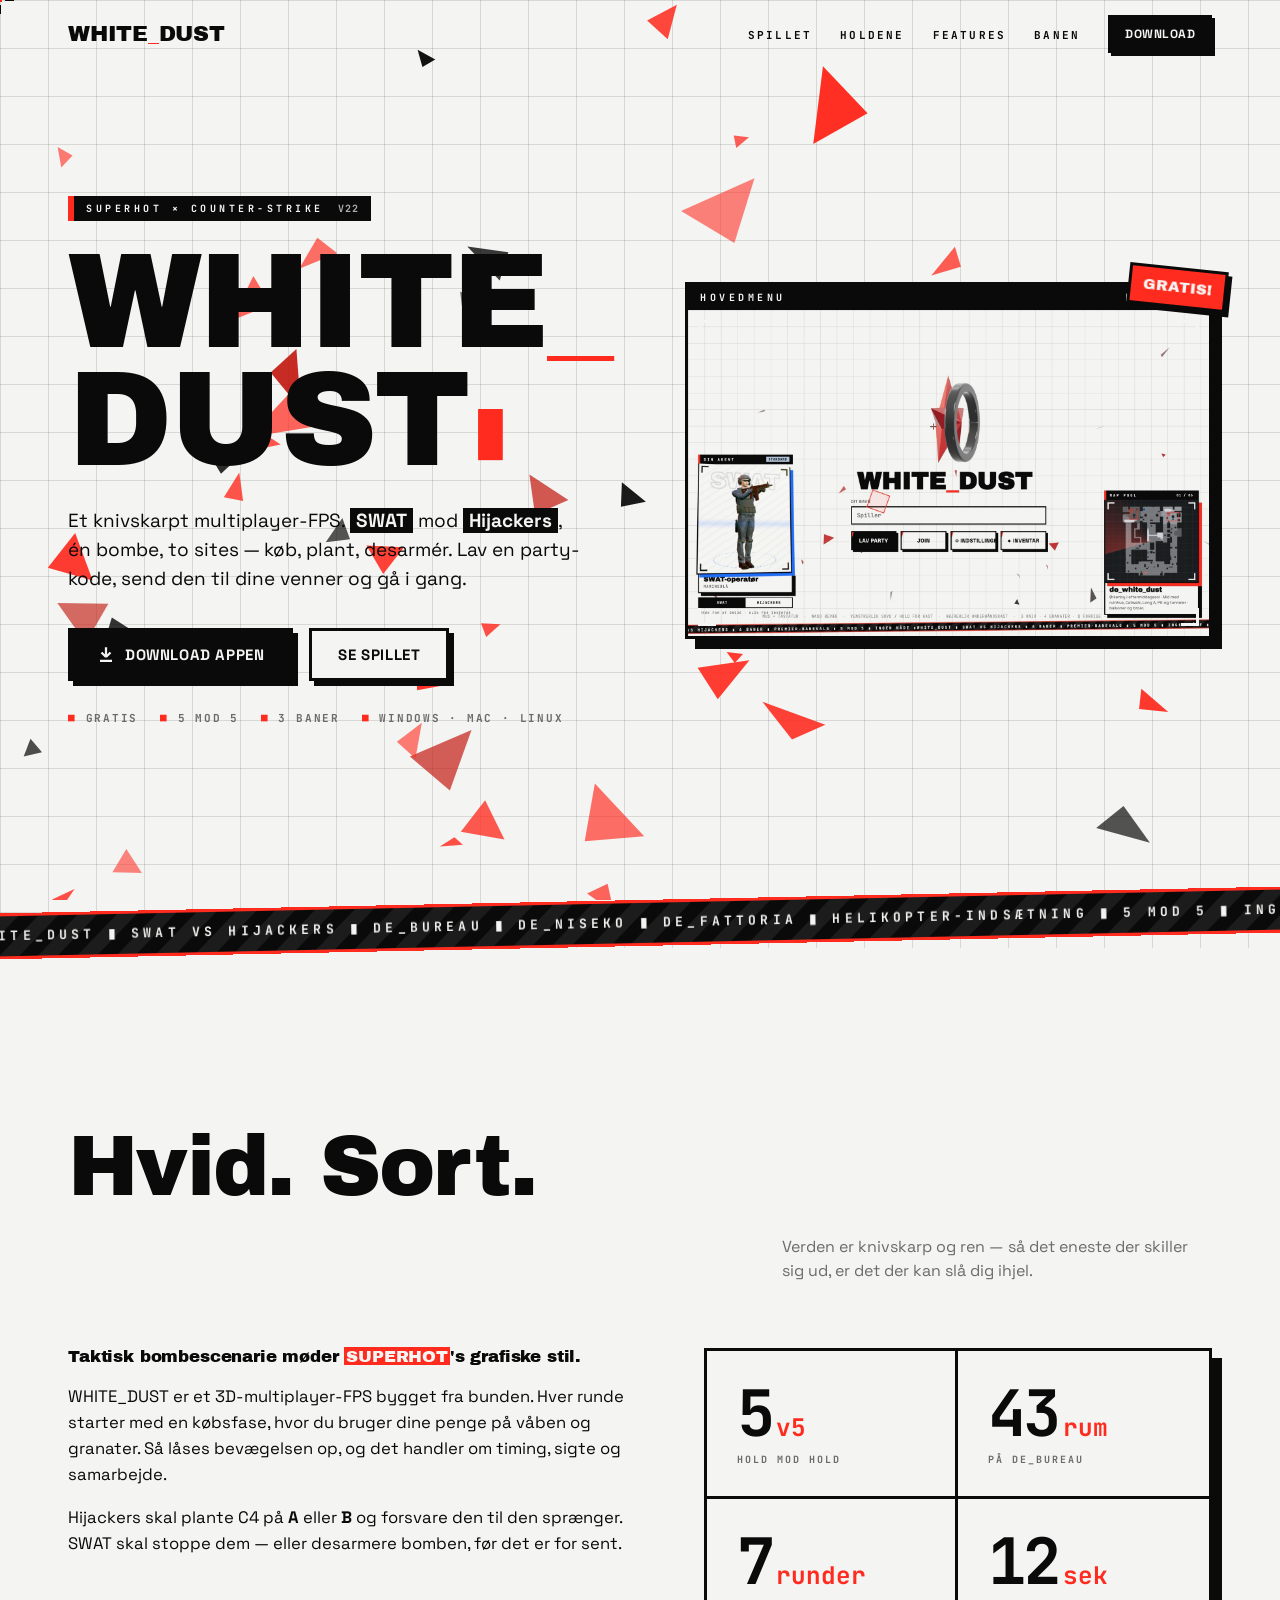
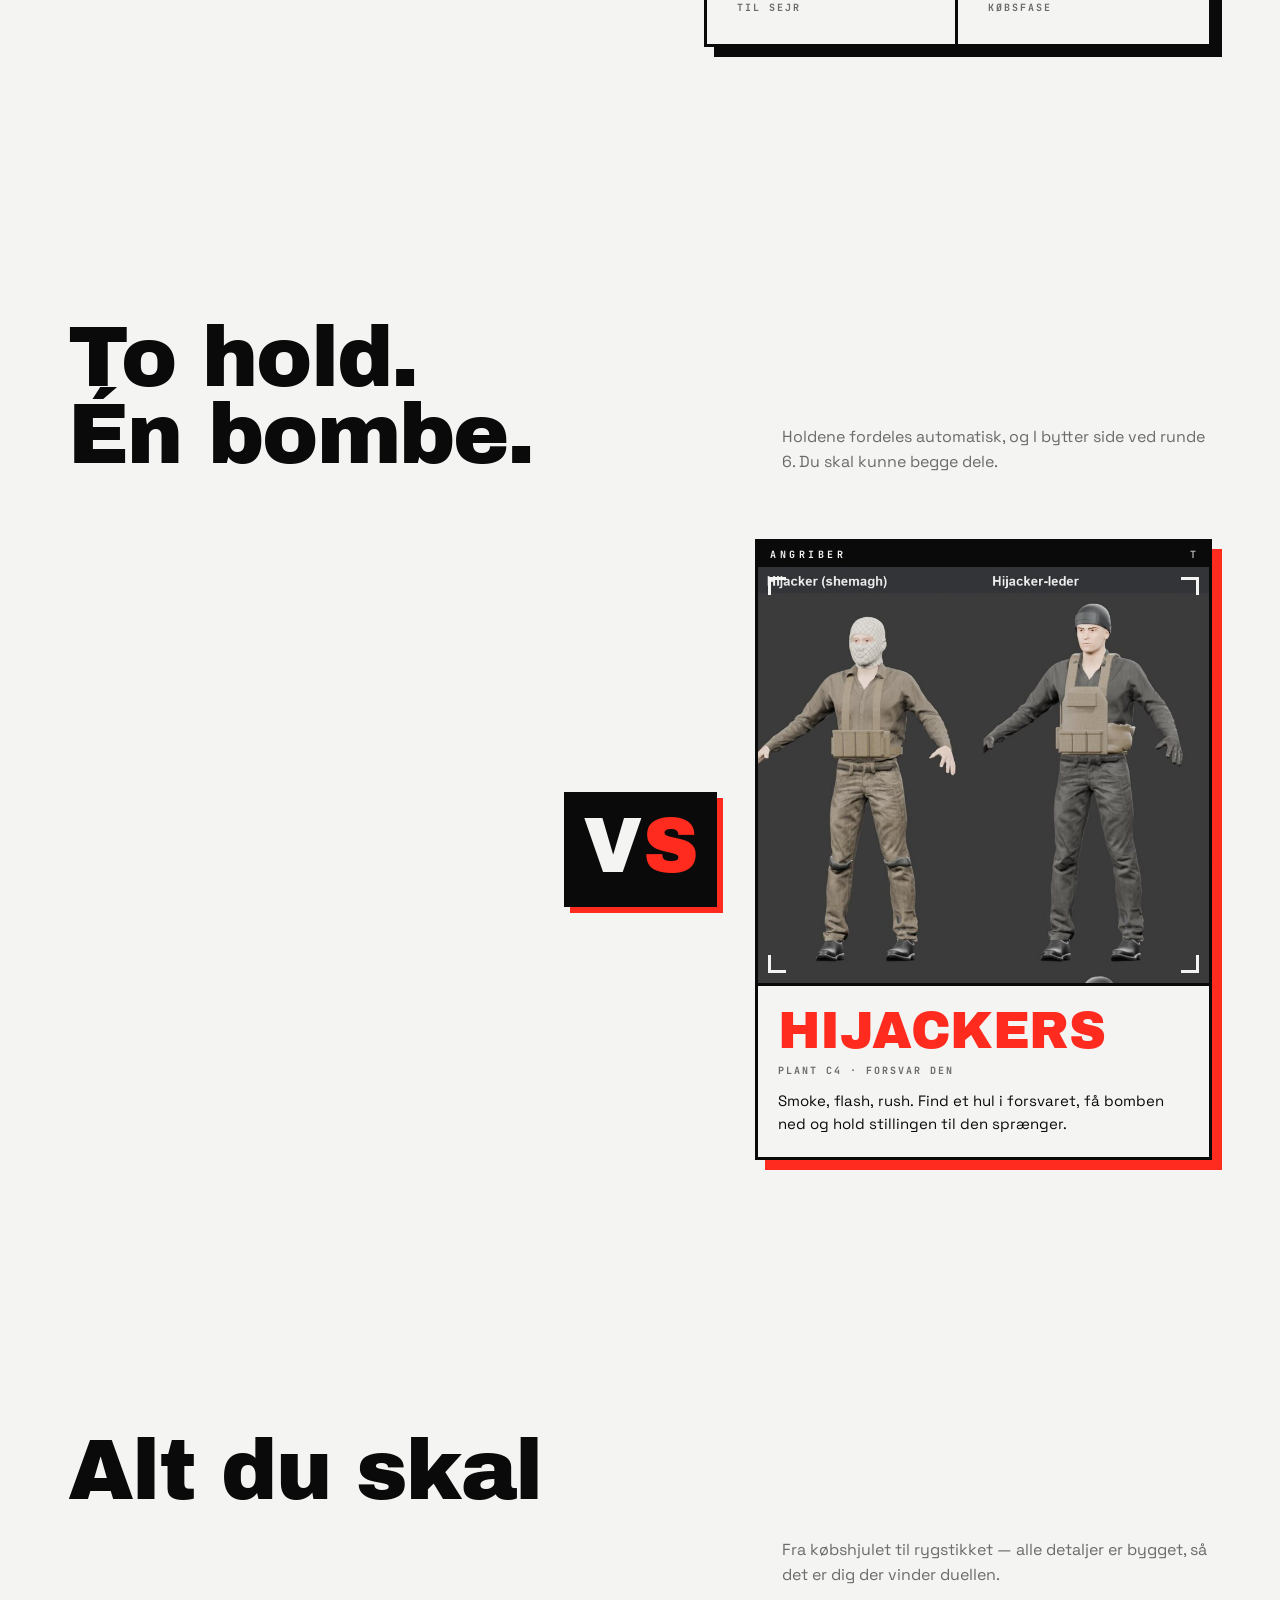
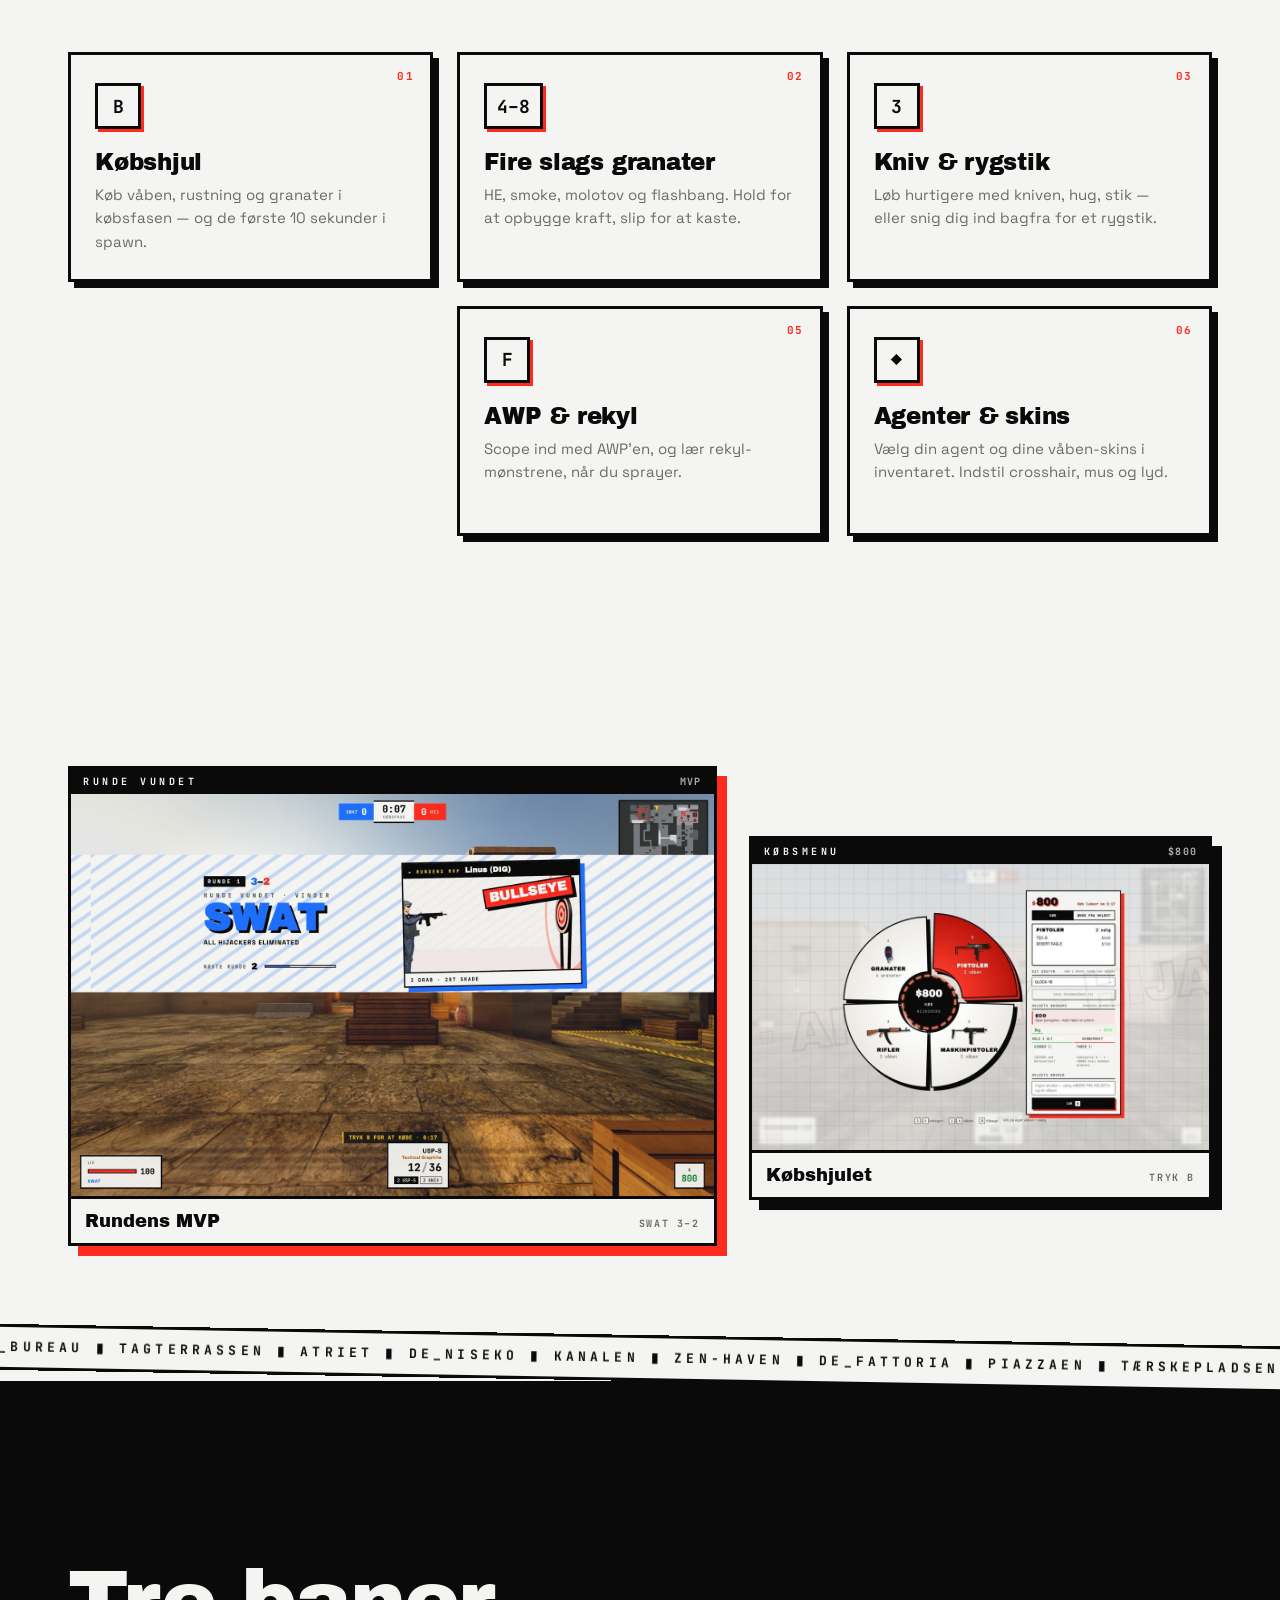
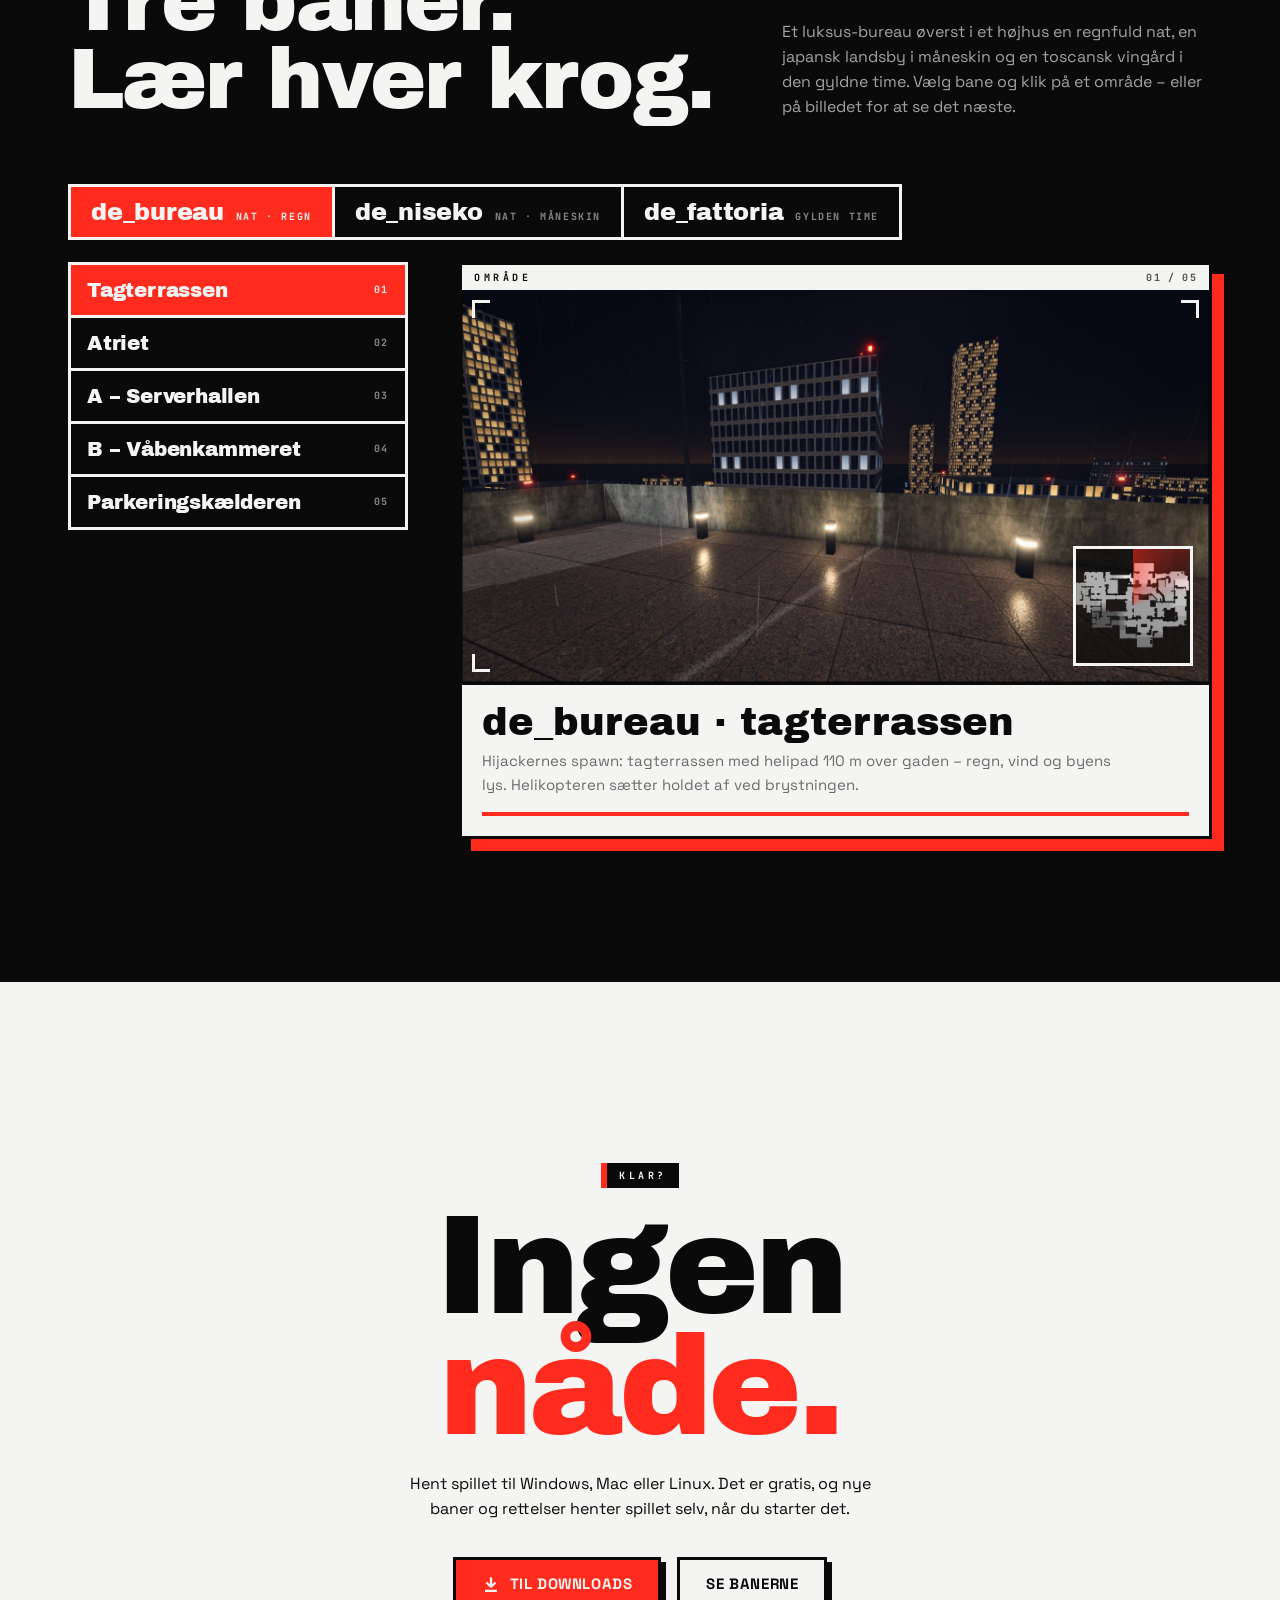
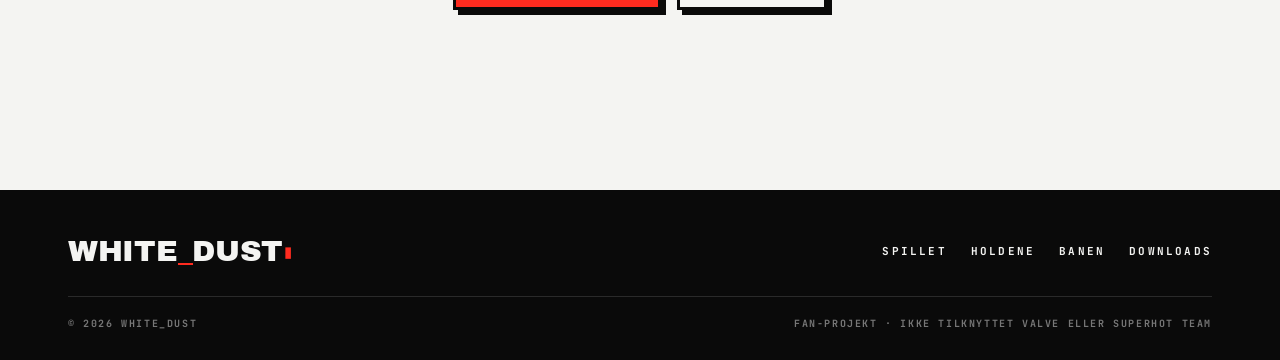
<file: index.html>
<!doctype html>
<html lang="da">
<head>
  <meta charset="utf-8">
  <meta name="viewport" content="width=device-width, initial-scale=1">
  <title>White Dust</title>
  <meta name="description" content="WHITE_DUST — SUPERHOT møder Counter-Strike. SWAT mod Hijackers på tre baner, gratis. Download til Windows, Mac og Linux.">
  <meta name="theme-color" content="#f4f4f2">
  <meta property="og:title" content="WHITE_DUST">
  <meta property="og:description" content="SWAT mod Hijackers på tre baner. Ingen nåde.">
  <meta property="og:image" content="assets/img/shots/v21_forside.jpg">
  <link rel="icon" href="assets/img/favicon.svg" type="image/svg+xml">
  <link rel="preconnect" href="https://fonts.googleapis.com">
  <link rel="preconnect" href="https://fonts.gstatic.com" crossorigin>
  <link href="https://fonts.googleapis.com/css2?family=Archivo+Black&family=Space+Grotesk:wght@400;500;600;700&family=JetBrains+Mono:wght@400;600;700&display=swap" rel="stylesheet">
  <link rel="stylesheet" href="assets/css/style.css">
  <link rel="stylesheet" href="assets/css/diagonal.css">
</head>
<body>

  <div class="boot" aria-hidden="true"><div class="boot__logo">WHITE_DUST</div><div class="boot__bar"></div></div>

  <header class="nav">
    <div class="container nav__inner">
      <a href="index.html" class="logo">WHITE<span>_</span>DUST</a>
      <button class="nav__toggle" aria-label="Menu"><span></span><span></span></button>
      <ul class="nav__links">
        <li><a href="#spillet" data-scramble>Spillet</a></li>
        <li><a href="#hold" data-scramble>Holdene</a></li>
        <li><a href="#features" data-scramble>Features</a></li>
        <li><a href="#baner" data-scramble>Banen</a></li>
        <li><a href="downloads.html" class="btn btn--primary btn--sm">Download</a></li>
      </ul>
    </div>
  </header>

  <main>
    <!-- HERO -->
    <section class="hero">
      <canvas class="shards"></canvas>
      <div class="container hero__inner">
        <div>
          <span class="tag pop" style="--d:.15s">SUPERHOT × COUNTER-STRIKE <i>v22</i></span>
          <h1 class="hero__title">
            <span class="row"><span style="--d:.2s">WHITE<span class="red">_</span></span></span>
            <span class="row"><span style="--d:.32s">DUST<span class="cur">▮</span></span></span>
          </h1>
          <p class="hero__sub pop" style="--d:.55s">
            Et knivskarpt multiplayer-FPS. <b>SWAT</b> mod <b>Hijackers</b>, én bombe, to sites —
            køb, plant, desarmér. Lav en party-kode, send den til dine venner og gå i gang.
          </p>
          <div class="hero__ctas pop" style="--d:.7s">
            <a href="downloads.html" class="btn btn--primary">
              <svg viewBox="0 0 24 24" fill="none" stroke="currentColor" stroke-width="3"><path d="M12 3v13m0 0l-6-6m6 6l6-6M4 21h16"/></svg>
              Download appen
            </a>
            <a href="#spillet" class="btn">Se spillet</a>
          </div>
          <div class="hero__meta pop" style="--d:.85s"><span>Gratis</span><span>5 mod 5</span><span>3 baner</span><span>Windows · Mac · Linux</span></div>
        </div>

        <div class="hero__shot">
          <div class="frame frame--ink" data-tilt>
            <div class="tag frame__tag">HOVEDMENU <i>LIVE BUILD</i></div>
            <div class="frame__media">
              <img src="assets/img/shots/v21_forside.jpg" alt="White Dust hovedmenu">
              <div class="scan"></div>
              <i class="c tl"></i><i class="c tr"></i><i class="c bl"></i><i class="c br"></i>
            </div>
            <span class="sticker">GRATIS!</span>
          </div>
        </div>
      </div>
    </section>

    <div class="tape" aria-hidden="true"><div class="tape__track">
      <span>WHITE_DUST ▮ SWAT VS HIJACKERS ▮ DE_BUREAU ▮ DE_NISEKO ▮ DE_FATTORIA ▮ HELIKOPTER-INDSÆTNING ▮ 5 MOD 5 ▮ INGEN NÅDE ▮&nbsp;</span>
      <span>WHITE_DUST ▮ SWAT VS HIJACKERS ▮ DE_BUREAU ▮ DE_NISEKO ▮ DE_FATTORIA ▮ HELIKOPTER-INDSÆTNING ▮ 5 MOD 5 ▮ INGEN NÅDE ▮&nbsp;</span>
    </div></div>

    <!-- SPILLET -->
    <section class="section" id="spillet">
      <div class="container">
        <div class="head">
          <div>
            <span class="tag reveal">01 ▮ SPILLET</span>
            <h2 class="head__title"><span class="wipe">Hvid. Sort.</span><br><span class="wipe red" style="--d:.15s">Rød.</span></h2>
          </div>
          <p class="head__lead reveal">Verden er knivskarp og ren — så det eneste der skiller sig ud, er det der kan slå dig ihjel.</p>
        </div>

        <div class="intro">
          <div class="reveal">
            <p class="intro__big">Taktisk bombescenarie møder <mark>SUPERHOT</mark>'s grafiske stil.</p>
            <p>WHITE_DUST er et 3D-multiplayer-FPS bygget fra bunden. Hver runde starter med en købsfase, hvor du bruger dine penge
              på våben og granater. Så låses bevægelsen op, og det handler om timing, sigte og samarbejde.</p>
            <p>Hijackers skal plante C4 på <b>A</b> eller <b>B</b> og forsvare den til den sprænger. SWAT skal stoppe dem —
              eller desarmere bomben, før det er for sent.</p>
          </div>
          <div class="stats reveal" style="--d:.1s">
            <div class="stat"><div class="stat__num" data-count="5">0<small>v5</small></div><div class="stat__lbl">Hold mod hold</div></div>
            <div class="stat"><div class="stat__num" data-count="43">0<small>rum</small></div><div class="stat__lbl">På de_bureau</div></div>
            <div class="stat"><div class="stat__num" data-count="7">0<small>runder</small></div><div class="stat__lbl">Til sejr</div></div>
            <div class="stat"><div class="stat__num" data-count="12">0<small>sek</small></div><div class="stat__lbl">Købsfase</div></div>
          </div>
        </div>
      </div>
    </section>

    <!-- HOLD -->
    <section class="section section--tight" id="hold">
      <div class="container">
        <div class="head">
          <div>
            <span class="tag reveal">02 ▮ VÆLG SIDE</span>
            <h2 class="head__title"><span class="wipe">To hold.</span><br><span class="wipe" style="--d:.15s">Én bombe.</span></h2>
          </div>
          <p class="head__lead reveal">Holdene fordeles automatisk, og I bytter side ved runde 6. Du skal kunne begge dele.</p>
        </div>

        <div class="versus">
          <article class="team team--swat reveal">
            <div class="frame frame--blue" data-tilt>
              <div class="tag tag--blue frame__tag">FORSVARER <i>CT</i></div>
              <div class="frame__media"><img src="assets/img/shots/swat.jpg" alt="SWAT-agenter" loading="lazy"><div class="scan"></div>
                <i class="c tl"></i><i class="c tr"></i><i class="c bl"></i><i class="c br"></i></div>
              <div class="team__body">
                <div class="team__name">SWAT</div>
                <div class="team__role">Hold sites · desarmér C4</div>
                <p>Læs modstanderen, hold vinklerne og rotér hurtigt. Når bomben er plantet, er det jer mod uret.</p>
              </div>
            </div>
          </article>
          <div class="vs reveal" style="--d:.1s">V<span>S</span></div>
          <article class="team team--hij reveal" style="--d:.15s">
            <div class="frame" data-tilt>
              <div class="tag frame__tag">ANGRIBER <i>T</i></div>
              <div class="frame__media"><img src="assets/img/shots/hijackers.jpg" alt="Hijacker-agenter" loading="lazy"><div class="scan"></div>
                <i class="c tl"></i><i class="c tr"></i><i class="c bl"></i><i class="c br"></i></div>
              <div class="team__body">
                <div class="team__name">HIJACKERS</div>
                <div class="team__role">Plant C4 · forsvar den</div>
                <p>Smoke, flash, rush. Find et hul i forsvaret, få bomben ned og hold stillingen til den sprænger.</p>
              </div>
            </div>
          </article>
        </div>
      </div>
    </section>

    <!-- FEATURES -->
    <section class="section" id="features">
      <div class="container">
        <div class="head">
          <div>
            <span class="tag reveal">03 ▮ ARSENAL</span>
            <h2 class="head__title"><span class="wipe">Alt du skal</span><br><span class="wipe" style="--d:.15s">bruge.</span></h2>
          </div>
          <p class="head__lead reveal">Fra købshjulet til rygstikket — alle detaljer er bygget, så det er dig der vinder duellen.</p>
        </div>
        <div class="features">
          <article class="feat reveal"><span class="feat__idx">01</span><div class="feat__key">B</div>
            <h3>Købshjul</h3><p>Køb våben, rustning og granater i købsfasen — og de første 10 sekunder i spawn.</p></article>
          <article class="feat reveal" style="--d:.06s"><span class="feat__idx">02</span><div class="feat__key">4–8</div>
            <h3>Fire slags granater</h3><p>HE, smoke, molotov og flashbang. Hold for at opbygge kraft, slip for at kaste.</p></article>
          <article class="feat reveal" style="--d:.12s"><span class="feat__idx">03</span><div class="feat__key">3</div>
            <h3>Kniv &amp; rygstik</h3><p>Løb hurtigere med kniven, hug, stik — eller snig dig ind bagfra for et rygstik.</p></article>
          <article class="feat reveal"><span class="feat__idx">04</span><div class="feat__key">0000</div>
            <h3>Party-koder</h3><p>Lav et party — din computer er serveren. Del den 4-cifrede kode, og dine venner forbinder direkte til dig.</p></article>
          <article class="feat reveal" style="--d:.06s"><span class="feat__idx">05</span><div class="feat__key">F</div>
            <h3>AWP &amp; rekyl</h3><p>Scope ind med AWP'en, og lær rekyl-mønstrene, når du sprayer.</p></article>
          <article class="feat reveal" style="--d:.12s"><span class="feat__idx">06</span><div class="feat__key">◆</div>
            <h3>Agenter &amp; skins</h3><p>Vælg din agent og dine våben-skins i inventaret. Indstil crosshair, mus og lyd.</p></article>
        </div>
      </div>
    </section>

    <!-- SCREENSHOTS -->
    <section class="section section--tight">
      <div class="container">
        <div class="shots">
          <div class="frame reveal" data-tilt>
            <div class="tag frame__tag">RUNDE VUNDET <i>MVP</i></div>
            <div class="frame__media"><img src="assets/img/shots/v21_runde_vundet.jpg" alt="Runde vundet med MVP-kort" loading="lazy"><div class="scan"></div></div>
            <div class="frame__cap"><b>Rundens MVP</b><span>SWAT 3–2</span></div>
          </div>
          <div class="frame frame--ink reveal" style="--d:.12s" data-tilt>
            <div class="tag frame__tag">KØBSMENU <i>$800</i></div>
            <div class="frame__media"><img src="assets/img/shots/koeb.jpg" alt="Købshjulet" loading="lazy"><div class="scan"></div></div>
            <div class="frame__cap"><b>Købshjulet</b><span>Tryk B</span></div>
          </div>
        </div>
      </div>
    </section>

    <div class="tape tape--b" aria-hidden="true"><div class="tape__track">
      <span>DE_BUREAU ▮ TAGTERRASSEN ▮ ATRIET ▮ DE_NISEKO ▮ KANALEN ▮ ZEN-HAVEN ▮ DE_FATTORIA ▮ PIAZZAEN ▮ TÆRSKEPLADSEN ▮ UDKIGSTÅRNET ▮ TINAIAEN ▮&nbsp;</span>
      <span>DE_BUREAU ▮ TAGTERRASSEN ▮ ATRIET ▮ DE_NISEKO ▮ KANALEN ▮ ZEN-HAVEN ▮ DE_FATTORIA ▮ PIAZZAEN ▮ TÆRSKEPLADSEN ▮ UDKIGSTÅRNET ▮ TINAIAEN ▮&nbsp;</span>
    </div></div>

    <!-- BANER -->
    <section class="section section--ink" id="baner">
      <div class="container">
        <div class="head">
          <div>
            <span class="tag reveal">04 ▮ TRE BANER</span>
            <h2 class="head__title"><span class="wipe">Tre baner.</span><br><span class="wipe" style="--d:.15s">Lær hver krog.</span></h2>
          </div>
          <p class="head__lead reveal">Et luksus-bureau øverst i et højhus en regnfuld nat, en japansk landsby i måneskin og en toscansk vingård i den gyldne time. Vælg bane og klik på et område – eller på billedet for at se det næste.</p>
        </div>

        <div class="pool__maps reveal" role="tablist" aria-label="Vælg bane">
          <button class="pool__map on" role="tab" data-map="bureau">de_bureau <small>nat · regn</small></button>
          <button class="pool__map" role="tab" data-map="niseko">de_niseko <small>nat · måneskin</small></button>
          <button class="pool__map" role="tab" data-map="fattoria">de_fattoria <small>gylden time</small></button>
        </div>

        <div class="pool reveal">
          <ul class="pool__list">
            <li data-map="bureau"><button class="pool__btn on" data-name="de_bureau · tagterrassen" data-img="assets/img/maps/bureau_terrasse.jpg" data-radar="assets/img/radar/bureau.png" data-desc="Hijackernes spawn: tagterrassen med helipad 110 m over gaden – regn, vind og byens lys. Helikopteren sætter holdet af ved brystningen.">Tagterrassen <small>01</small></button></li>
            <li data-map="bureau"><button class="pool__btn" data-name="de_bureau · atriet" data-img="assets/img/maps/bureau_atrium.jpg" data-radar="assets/img/radar/bureau.png" data-desc="Midten: marmorgulv, valnøddelameller og varme spots. Elevatorkernen deler lobbyen – vælg side.">Atriet <small>02</small></button></li>
            <li data-map="bureau"><button class="pool__btn" data-name="de_bureau · a – serverhallen" data-img="assets/img/maps/bureau_a.jpg" data-radar="assets/img/radar/bureau.png" data-desc="A-site: serverhallen med rækker af racks, kontrolrummet (Heaven) ovenover og Long A gennem kontorlandskabet.">A – Serverhallen <small>03</small></button></li>
            <li data-map="bureau"><button class="pool__btn" data-name="de_bureau · b – våbenkammeret" data-img="assets/img/maps/bureau_b.jpg" data-radar="assets/img/radar/bureau.png" data-desc="B-site: våbenkammeret i bygningens bagende – Main B, Catwalk og lageret fører derind.">B – Våbenkammeret <small>04</small></button></li>
            <li data-map="bureau"><button class="pool__btn" data-name="de_bureau · parkeringskælderen" data-img="assets/img/maps/bureau_garage.jpg" data-radar="assets/img/radar/bureau.png" data-desc="SWATs spawn: parkeringskælderen, hvor MaxxPro’en ruller ind ad bagvejen med blink og lasersigter.">Parkeringskælderen <small>05</small></button></li>

            <li data-map="niseko" hidden><button class="pool__btn" data-name="de_niseko · swat-spawn" data-img="assets/img/maps/niseko_spawn.jpg" data-radar="assets/img/radar/niseko.png" data-desc="SWAT stiger ned ad tempelvejen mod landsbyen: lanterner, papirskærme og måneskin i en tør, stille nat.">Tempelvejen <small>01</small></button></li>
            <li data-map="niseko" hidden><button class="pool__btn" data-name="de_niseko · kanalen" data-img="assets/img/maps/niseko_canal.jpg" data-radar="assets/img/radar/niseko.png" data-desc="Midten: kanalen med stenbro og koi-dam. Vandet spejler lanternerne – og afslører, hvem der står ved rækværket.">Kanalen <small>02</small></button></li>
            <li data-map="niseko" hidden><button class="pool__btn" data-name="de_niseko · a – zen-haven" data-img="assets/img/maps/niseko_a.jpg" data-radar="assets/img/radar/niseko.png" data-desc="A-site: zen-have med rakede grusbede, helligdom og torii i nordøst. Åbent, med sigt langs East Long.">A – Zen-haven <small>03</small></button></li>
            <li data-map="niseko" hidden><button class="pool__btn" data-name="de_niseko · b – lagerhuset" data-img="assets/img/maps/niseko_b.jpg" data-radar="assets/img/radar/niseko.png" data-desc="B-site: lagerhuset i vest med træbalkon (B Gallery) og to døre – tæt kamp bag papirvæggene.">B – Lagerhuset <small>04</small></button></li>
            <li data-map="niseko" hidden><button class="pool__btn" data-name="de_niseko · hijackers" data-img="assets/img/maps/niseko_south.jpg" data-radar="assets/img/radar/niseko.png" data-desc="Hijackernes spawn i syd: Canal Road og Hij Alley fører op mod landsbyens hjerte.">Hijackernes gyde <small>05</small></button></li>
            <li data-map="fattoria" hidden><button class="pool__btn" data-name="de_fattoria · mid – piazzaen" data-img="assets/img/maps/fattoria_mid.jpg" data-radar="assets/img/radar/fattoria.png" data-desc="Midten: den store piazza med fontæne, parasolfyr og lave mure. Her kan hele holdet dele sig – North, Link, East Pocket og Mid South mødes.">Mid – Piazzaen <small>01</small></button></li>
            <li data-map="fattoria" hidden><button class="pool__btn" data-name="de_fattoria · a – tærskepladsen" data-img="assets/img/maps/fattoria_a.jpg" data-radar="assets/img/radar/fattoria.png" data-desc="A-site: den runde stenlagte tærskeplads med brønd, fire indgange og lave mure at skjule sig bag.">A – Tærskepladsen <small>02</small></button></li>
            <li data-map="fattoria" hidden><button class="pool__btn" data-name="de_fattoria · udkigstårnet" data-img="assets/img/maps/fattoria_tower.jpg" data-radar="assets/img/radar/fattoria.png" data-desc="Udkigstårnet: dæk med kamme og jerngitter, der ser ned over A og kan skydes på tilbage – men man kan ikke hoppe ned på sitet.">Udkigstårnet <small>03</small></button></li>
            <li data-map="fattoria" hidden><button class="pool__btn" data-name="de_fattoria · b – tinaiaen" data-img="assets/img/maps/fattoria_bhall.jpg" data-radar="assets/img/radar/fattoria.png" data-desc="B-site: tinaiaen – en 33 m lang stenhal med bærepiller, fødertønder og et galleri langs nordvæggen.">B – Tinaiaen <small>04</small></button></li>
            <li data-map="fattoria" hidden><button class="pool__btn" data-name="de_fattoria · hijackers" data-img="assets/img/maps/fattoria_spawn.jpg" data-radar="assets/img/radar/fattoria.png" data-desc="Hijackernes grusgård i sydøst: en lang South Road mod vest og East Road op mod Mid – brudt af støttepiller, så ingen har en 100 m skydebane.">Grusgården <small>05</small></button></li>
          </ul>

          <div class="pool__view">
            <div class="frame">
              <div class="tag frame__tag">OMRÅDE <i data-pool-idx>01 / 05</i></div>
              <div class="frame__media">
                <img data-pool-img src="assets/img/maps/bureau_terrasse.jpg" alt="Skærmbillede fra de_bureau">
                <div class="pool__radar"><img data-pool-radar src="assets/img/radar/bureau.png" alt=""></div>
                <div class="scan"></div>
                <i class="c tl"></i><i class="c tr"></i><i class="c bl"></i>
              </div>
              <div class="pool__info">
                <div class="pool__name" data-pool-name>de_bureau · tagterrassen</div>
                <p class="pool__desc" data-pool-desc>Hijackernes spawn: tagterrassen med helipad 110 m over gaden – regn, vind og byens lys. Helikopteren sætter holdet af ved brystningen.</p>
                <div class="pool__bar"><i></i></div>
              </div>
            </div>
          </div>
        </div>
      </div>
    </section>

    <!-- CTA -->
    <section class="cta">
      <canvas class="shards" data-density=".7"></canvas>
      <div class="container">
        <span class="tag reveal">KLAR?</span>
        <h2 class="cta__title"><span class="wipe">Ingen</span><br><span class="wipe red" style="--d:.15s">nåde.</span></h2>
        <p class="reveal">Hent spillet til Windows, Mac eller Linux. Det er gratis, og nye baner og rettelser henter spillet selv, når du starter det.</p>
        <div class="cta__btns reveal">
          <a href="downloads.html" class="btn btn--red">
            <svg viewBox="0 0 24 24" fill="none" stroke="currentColor" stroke-width="3"><path d="M12 3v13m0 0l-6-6m6 6l6-6M4 21h16"/></svg>
            Til downloads
          </a>
          <a href="#baner" class="btn">Se banerne</a>
        </div>
      </div>
    </section>
  </main>

  <footer class="footer">
    <div class="container">
      <div class="footer__top">
        <a href="index.html" class="logo">WHITE<span>_</span>DUST<span class="cur">▮</span></a>
        <nav class="footer__links">
          <a href="#spillet">Spillet</a><a href="#hold">Holdene</a><a href="#baner">Banen</a><a href="downloads.html">Downloads</a>
        </nav>
      </div>
      <div class="footer__bot"><span>© <span data-year>2026</span> WHITE_DUST</span><span>Fan-projekt · ikke tilknyttet Valve eller SUPERHOT Team</span></div>
    </div>
  </footer>

  <script src="assets/js/config.js"></script>
  <script src="assets/js/main.js"></script>
  <script src="assets/js/diagonal.js"></script>
</body>
</html>
</file>
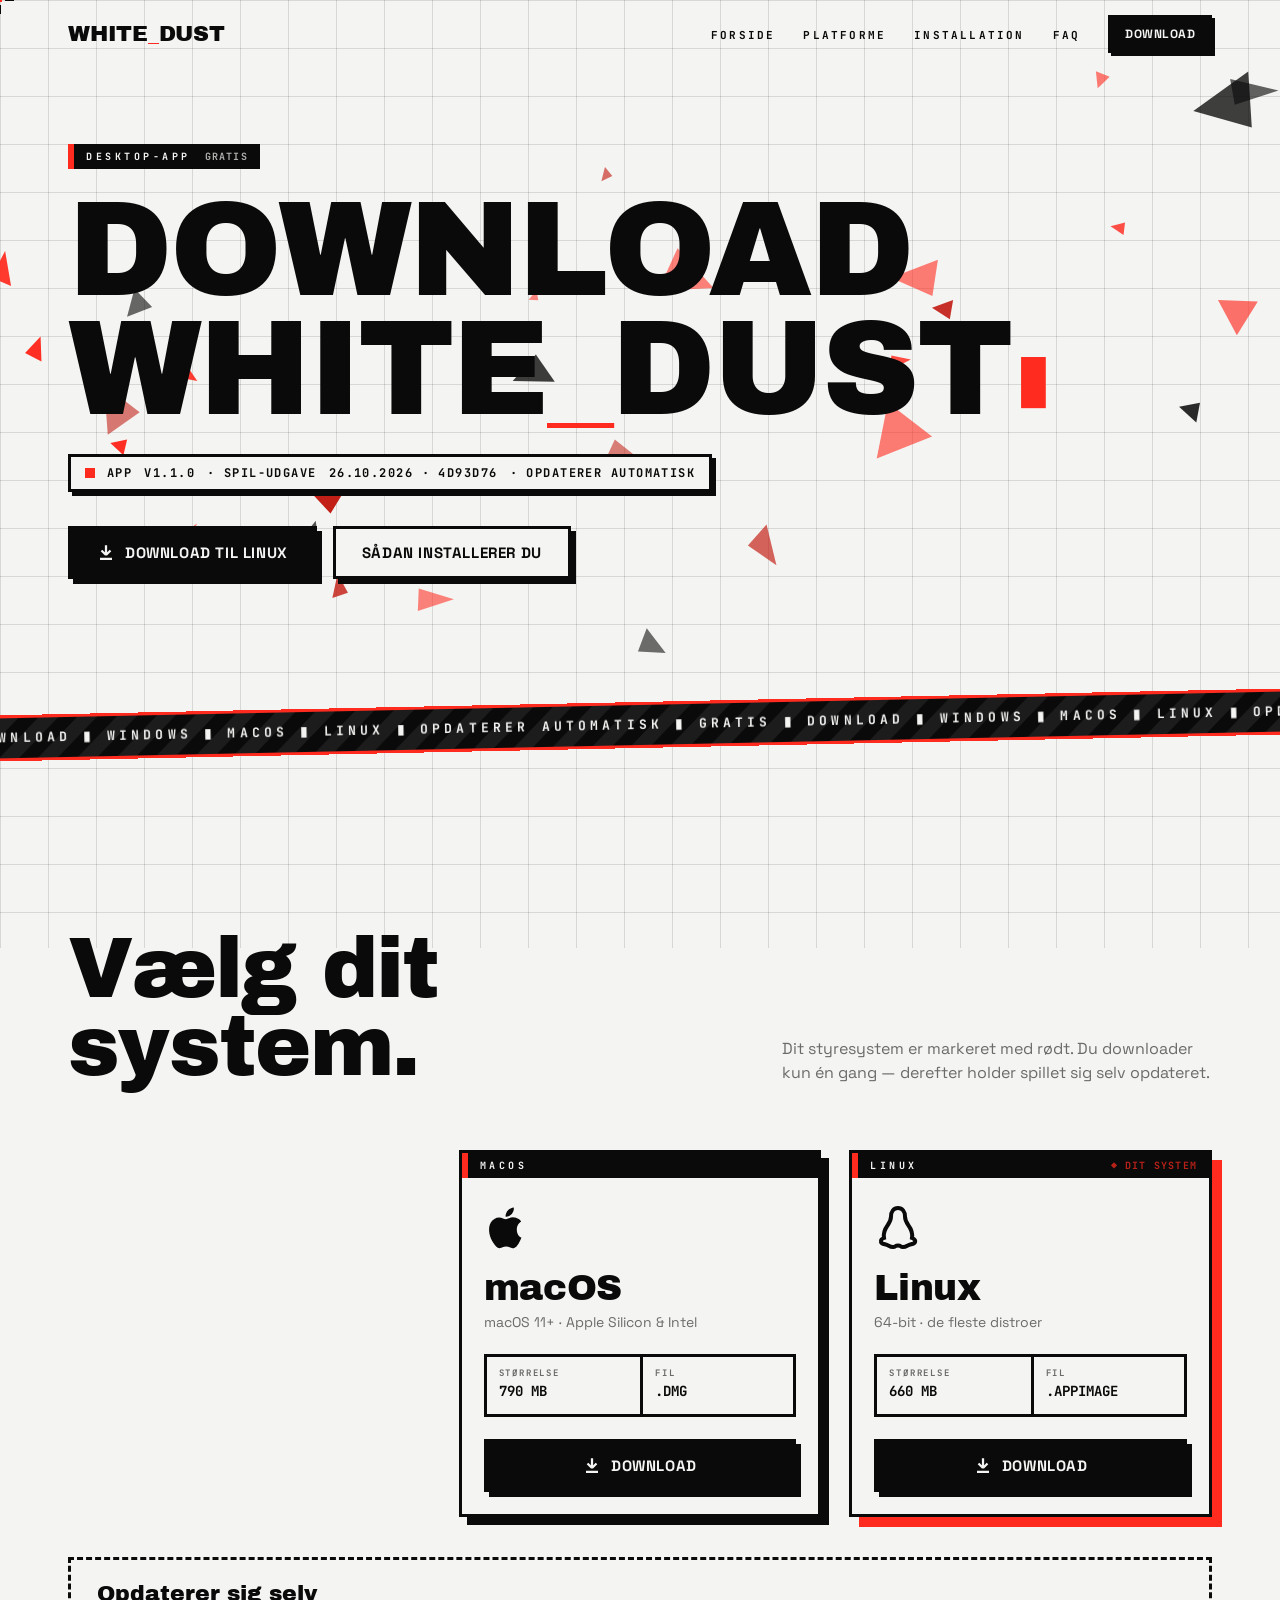
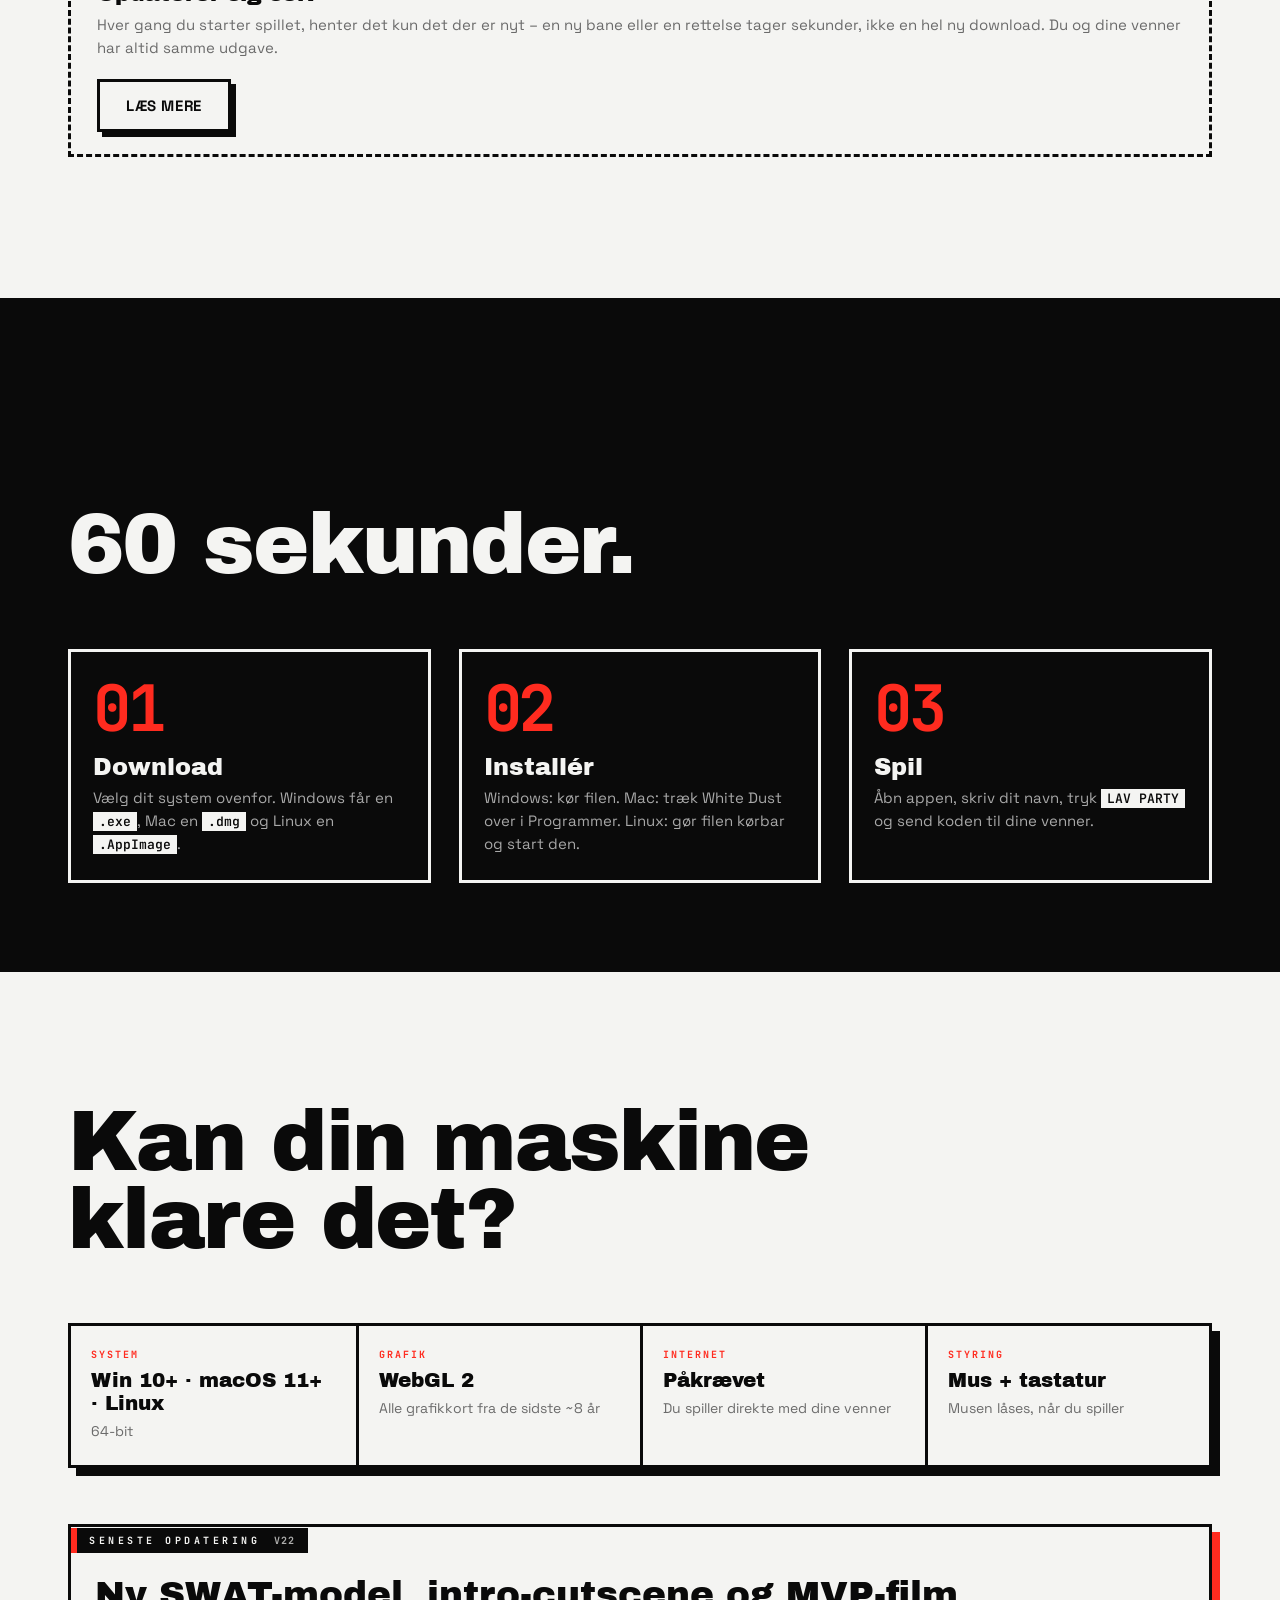
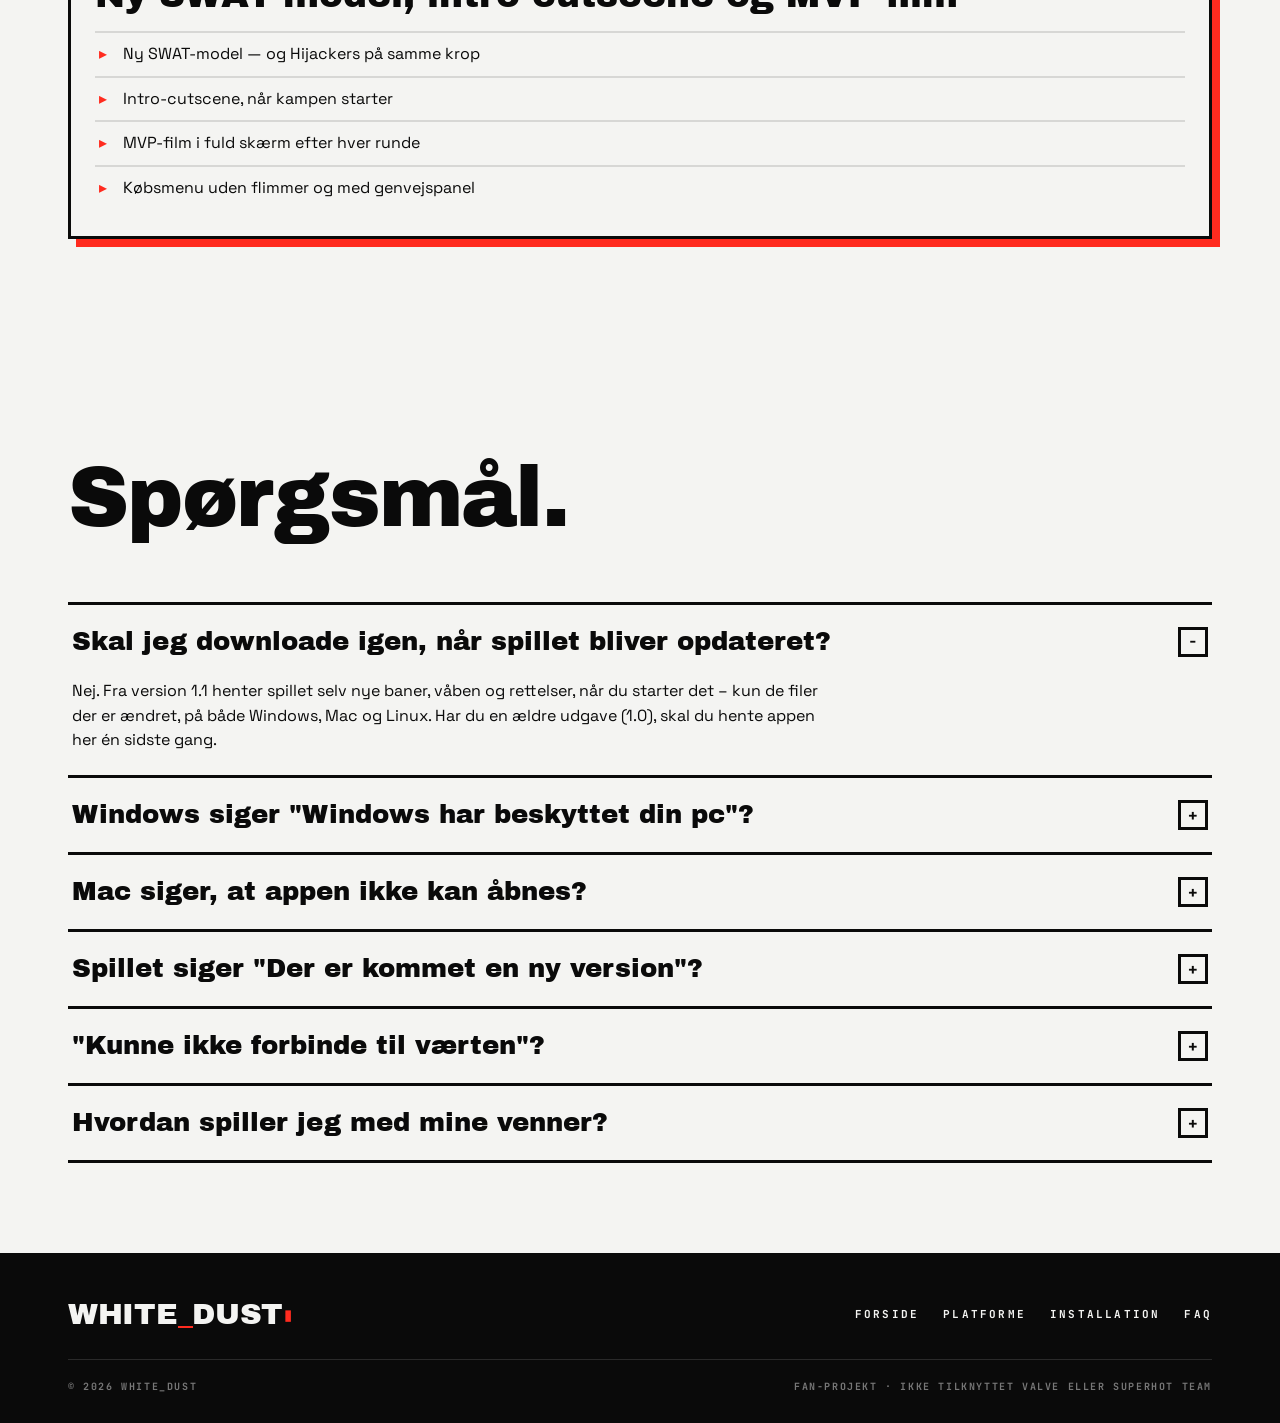
<file: downloads.html>
<!doctype html>
<html lang="da">
<head>
  <meta charset="utf-8">
  <meta name="viewport" content="width=device-width, initial-scale=1">
  <title>White Dust Downloads</title>
  <meta name="description" content="Download WHITE_DUST til Windows, macOS og Linux.">
  <meta name="theme-color" content="#f4f4f2">
  <link rel="icon" href="assets/img/favicon.svg" type="image/svg+xml">
  <link rel="preconnect" href="https://fonts.googleapis.com">
  <link rel="preconnect" href="https://fonts.gstatic.com" crossorigin>
  <link href="https://fonts.googleapis.com/css2?family=Archivo+Black&family=Space+Grotesk:wght@400;500;600;700&family=JetBrains+Mono:wght@400;600;700&display=swap" rel="stylesheet">
  <link rel="stylesheet" href="assets/css/style.css">
  <link rel="stylesheet" href="assets/css/diagonal.css">
</head>
<body>

  <header class="nav">
    <div class="container nav__inner">
      <a href="index.html" class="logo">WHITE<span>_</span>DUST</a>
      <button class="nav__toggle" aria-label="Menu"><span></span><span></span></button>
      <ul class="nav__links">
        <li><a href="index.html" data-scramble>Forside</a></li>
        <li><a href="#platforme" data-scramble>Platforme</a></li>
        <li><a href="#installation" data-scramble>Installation</a></li>
        <li><a href="#faq" data-scramble>FAQ</a></li>
        <li><a href="#platforme" class="btn btn--primary btn--sm">Download</a></li>
      </ul>
    </div>
  </header>

  <main>
    <section class="hero hero--short">
      <canvas class="shards" data-density=".8"></canvas>
      <div class="container hero__inner hero__inner--single">
        <div>
          <span class="tag pop" style="--d:.1s">DESKTOP-APP <i>GRATIS</i></span>
          <h1 class="hero__title">
            <span class="row"><span style="--d:.15s">DOWNLOAD</span></span>
            <span class="row"><span style="--d:.27s">WHITE<span class="red">_</span>DUST<span class="cur">▮</span></span></span>
          </h1>
          <div class="ver pop" style="--d:.5s"><i></i>App <b data-version>v1.1.0</b> · spil-udgave <b data-game>…</b> · opdaterer automatisk</div>
          <div class="hero__ctas pop" style="--d:.62s">
            <a href="#platforme" class="btn btn--primary" data-main-dl>
              <svg viewBox="0 0 24 24" fill="none" stroke="currentColor" stroke-width="3"><path d="M12 3v13m0 0l-6-6m6 6l6-6M4 21h16"/></svg>
              <span>Vælg platform</span>
            </a>
            <a href="#installation" class="btn">Sådan installerer du</a>
          </div>
        </div>
      </div>
    </section>

    <div class="tape" aria-hidden="true"><div class="tape__track">
      <span>DOWNLOAD ▮ WINDOWS ▮ MACOS ▮ LINUX ▮ OPDATERER AUTOMATISK ▮ GRATIS ▮&nbsp;</span>
      <span>DOWNLOAD ▮ WINDOWS ▮ MACOS ▮ LINUX ▮ OPDATERER AUTOMATISK ▮ GRATIS ▮&nbsp;</span>
    </div></div>

    <!-- PLATFORME -->
    <section class="section" id="platforme">
      <div class="container">
        <div class="head">
          <div>
            <span class="tag reveal">01 ▮ PLATFORM</span>
            <h2 class="head__title"><span class="wipe">Vælg dit</span><br><span class="wipe" style="--d:.15s">system.</span></h2>
          </div>
          <p class="head__lead reveal">Dit styresystem er markeret med rødt. Du downloader kun én gang — derefter holder spillet sig selv opdateret.</p>
        </div>

        <div class="plats">
          <article class="plat reveal" data-platform="windows">
            <div class="tag">WINDOWS <i class="plat__you">◆ DIT SYSTEM</i></div>
            <div class="plat__body">
              <svg class="plat__icon" viewBox="0 0 24 24" fill="currentColor"><path d="M3 5.1l7.4-1v7.2H3zM11.3 4l9.7-1.4v8.7h-9.7zM3 12.2h7.4v7.2L3 18.4zM11.3 12.2H21v8.7l-9.7-1.4z"/></svg>
              <h3>Windows</h3>
              <p class="plat__req" data-req></p>
              <div class="plat__meta"><div><span>Størrelse</span><b data-size>—</b></div><div><span>Fil</span><b data-ext>—</b></div></div>
              <a class="btn btn--primary btn--block" data-dl href="#">
                <svg viewBox="0 0 24 24" fill="none" stroke="currentColor" stroke-width="3"><path d="M12 3v13m0 0l-6-6m6 6l6-6M4 21h16"/></svg><span>Download</span>
              </a>
            </div>
          </article>
          <article class="plat reveal" style="--d:.08s" data-platform="mac">
            <div class="tag">MACOS <i class="plat__you">◆ DIT SYSTEM</i></div>
            <div class="plat__body">
              <svg class="plat__icon" viewBox="0 0 24 24" fill="currentColor"><path d="M16.4 12.6c0-2.6 2.1-3.8 2.2-3.9-1.2-1.8-3.1-2-3.7-2-1.6-.2-3.1.9-3.9.9-.8 0-2-.9-3.4-.9-1.7 0-3.3 1-4.2 2.6-1.8 3.1-.5 7.7 1.3 10.2.8 1.2 1.8 2.6 3.1 2.6 1.3-.1 1.7-.8 3.3-.8 1.5 0 1.9.8 3.3.8 1.4 0 2.2-1.3 3-2.5.9-1.4 1.3-2.7 1.3-2.8-.1 0-2.4-.9-2.3-4.2zM13.9 5c.7-.8 1.2-2 1-3.2-1 0-2.3.7-3 1.5-.7.8-1.2 2-1.1 3.1 1.2.1 2.3-.6 3.1-1.4z"/></svg>
              <h3>macOS</h3>
              <p class="plat__req" data-req></p>
              <div class="plat__meta"><div><span>Størrelse</span><b data-size>—</b></div><div><span>Fil</span><b data-ext>—</b></div></div>
              <a class="btn btn--primary btn--block" data-dl href="#">
                <svg viewBox="0 0 24 24" fill="none" stroke="currentColor" stroke-width="3"><path d="M12 3v13m0 0l-6-6m6 6l6-6M4 21h16"/></svg><span>Download</span>
              </a>
            </div>
          </article>
          <article class="plat reveal" style="--d:.16s" data-platform="linux">
            <div class="tag">LINUX <i class="plat__you">◆ DIT SYSTEM</i></div>
            <div class="plat__body">
              <svg class="plat__icon" viewBox="0 0 24 24" fill="none" stroke="currentColor" stroke-width="2"><path d="M12 2c-2.2 0-3.5 1.8-3.5 4.3 0 1.7-.6 2.8-1.6 4.2C5.6 12.3 4.5 14.4 5 17c-1 .4-1.9 1.1-1.5 2.1.4 1 2.3.9 3.6 1.6 1.2.7 2.6 1.3 3.6.4.6-.5 2-.5 2.6 0 1 .9 2.4.3 3.6-.4 1.3-.7 3.2-.6 3.6-1.6.4-1-.5-1.7-1.5-2.1.5-2.6-.6-4.7-1.9-6.5-1-1.4-1.6-2.5-1.6-4.2C15.5 3.8 14.2 2 12 2z"/></svg>
              <h3>Linux</h3>
              <p class="plat__req" data-req></p>
              <div class="plat__meta"><div><span>Størrelse</span><b data-size>—</b></div><div><span>Fil</span><b data-ext>—</b></div></div>
              <a class="btn btn--primary btn--block" data-dl href="#">
                <svg viewBox="0 0 24 24" fill="none" stroke="currentColor" stroke-width="3"><path d="M12 3v13m0 0l-6-6m6 6l6-6M4 21h16"/></svg><span>Download</span>
              </a>
            </div>
          </article>
        </div>

        <div class="browser reveal">
          <div><b>Opdaterer sig selv</b><p>Hver gang du starter spillet, henter det kun det der er nyt – en ny bane eller en rettelse tager sekunder, ikke en hel ny download. Du og dine venner har altid samme udgave.</p></div>
          <a href="#faq" class="btn">Læs mere</a>
        </div>
      </div>
    </section>

    <!-- INSTALLATION -->
    <section class="section section--ink section--tight" id="installation">
      <div class="container">
        <div class="head">
          <div>
            <span class="tag reveal">02 ▮ INSTALLATION</span>
            <h2 class="head__title"><span class="wipe">Klar på</span><br><span class="wipe" style="--d:.15s">60 sekunder.</span></h2>
          </div>
        </div>
        <div class="steps">
          <div class="step reveal"><h4>Download</h4><p>Vælg dit system ovenfor. Windows får en <code>.exe</code>, Mac en <code>.dmg</code> og Linux en <code>.AppImage</code>.</p></div>
          <div class="step reveal" style="--d:.1s"><h4>Installér</h4><p>Windows: kør filen. Mac: træk White Dust over i Programmer. Linux: gør filen kørbar og start den.</p></div>
          <div class="step reveal" style="--d:.2s"><h4>Spil</h4><p>Åbn appen, skriv dit navn, tryk <code>LAV PARTY</code> og send koden til dine venner.</p></div>
        </div>
      </div>
    </section>

    <!-- KRAV + NYHEDER -->
    <section class="section section--tight">
      <div class="container">
        <div class="head">
          <div>
            <span class="tag reveal">03 ▮ SYSTEMKRAV</span>
            <h2 class="head__title"><span class="wipe">Kan din maskine</span><br><span class="wipe" style="--d:.15s">klare det?</span></h2>
          </div>
        </div>
        <div class="reqs reveal">
          <div class="req"><span>System</span><b>Win 10+ · macOS 11+ · Linux</b><p>64-bit</p></div>
          <div class="req"><span>Grafik</span><b>WebGL 2</b><p>Alle grafikkort fra de sidste ~8 år</p></div>
          <div class="req"><span>Internet</span><b>Påkrævet</b><p>Du spiller direkte med dine venner</p></div>
          <div class="req"><span>Styring</span><b>Mus + tastatur</b><p>Musen låses, når du spiller</p></div>
        </div>

        <div class="news reveal" style="margin-top:56px">
          <div class="tag">SENESTE OPDATERING <i>V22</i></div>
          <div class="news__body">
            <h3>Ny SWAT-model, intro-cutscene og MVP-film</h3>
            <ul>
              <li>Ny SWAT-model — og Hijackers på samme krop</li>
              <li>Intro-cutscene, når kampen starter</li>
              <li>MVP-film i fuld skærm efter hver runde</li>
              <li>Købsmenu uden flimmer og med genvejspanel</li>
            </ul>
          </div>
        </div>
      </div>
    </section>

    <!-- FAQ -->
    <section class="section section--tight" id="faq">
      <div class="container">
        <div class="head">
          <div>
            <span class="tag reveal">04 ▮ FAQ</span>
            <h2 class="head__title"><span class="wipe">Spørgsmål.</span></h2>
          </div>
        </div>
        <div class="faq reveal">
          <div class="faq__item open">
            <button class="faq__q">Skal jeg downloade igen, når spillet bliver opdateret? <i></i></button>
            <div class="faq__a"><div><p>Nej. Fra version 1.1 henter spillet selv nye baner, våben og rettelser, når du starter det – kun de filer der er ændret, på både Windows, Mac og Linux. Har du en ældre udgave (1.0), skal du hente appen her én sidste gang.</p></div></div>
          </div>
          <div class="faq__item">
            <button class="faq__q">Windows siger "Windows har beskyttet din pc"? <i></i></button>
            <div class="faq__a"><div><p>Det sker for nye programmer uden en betalt signatur. Klik <b>Flere oplysninger</b> og derefter <b>Kør alligevel</b>.</p></div></div>
          </div>
          <div class="faq__item">
            <button class="faq__q">Mac siger, at appen ikke kan åbnes? <i></i></button>
            <div class="faq__a"><div><p>Prøv at åbne appen én gang, og gå så til <b>Systemindstillinger → Anonymitet og sikkerhed</b>. Rul ned og klik <b>Åbn alligevel</b> ud for White Dust.</p></div></div>
          </div>
          <div class="faq__item">
            <button class="faq__q">Spillet siger "Der er kommet en ny version"? <i></i></button>
            <div class="faq__a"><div><p>Du og værten har ikke samme udgave. Luk spillet og start det igen — begge to — så henter det den nyeste udgave automatisk. Har en af jer version 1.0, skal den hentes her på siden én gang.</p></div></div>
          </div>
          <div class="faq__item">
            <button class="faq__q">"Kunne ikke forbinde til værten"? <i></i></button>
            <div class="faq__a"><div><p>Nogle netværk (fx på skoler, arbejdspladser eller mobilnet) blokerer direkte forbindelser mellem spillere. Prøv et andet netværk — eller lad en af de andre være vært.</p></div></div>
          </div>
          <div class="faq__item">
            <button class="faq__q">Hvordan spiller jeg med mine venner? <i></i></button>
            <div class="faq__a"><div><p>Én trykker <b>LAV PARTY</b> og får en 4-cifret kode — vedkommendes computer er nu serveren. De andre trykker <b>JOIN</b> og skriver koden, og så forbinder I direkte til hinanden. Værten skal have spillet åbent, så længe I spiller.</p></div></div>
          </div>
        </div>
      </div>
    </section>
  </main>

  <footer class="footer">
    <div class="container">
      <div class="footer__top">
        <a href="index.html" class="logo">WHITE<span>_</span>DUST<span class="cur">▮</span></a>
        <nav class="footer__links">
          <a href="index.html">Forside</a><a href="#platforme">Platforme</a><a href="#installation">Installation</a><a href="#faq">FAQ</a>
        </nav>
      </div>
      <div class="footer__bot"><span>© <span data-year>2026</span> WHITE_DUST</span><span>Fan-projekt · ikke tilknyttet Valve eller SUPERHOT Team</span></div>
    </div>
  </footer>

  <script src="assets/js/config.js"></script>
  <script src="assets/js/main.js"></script>
  <script src="assets/js/diagonal.js"></script>
</body>
</html>
</file>
<file: assets/css/style.css>
/* ==========================================================================
   WHITE_DUST — hjemmeside
   Samme sprog som spillets menu: knivskarp hvid/sort, ét rødt signal-accent.
   Display: Archivo Black · UI: Space Grotesk · Tal/HUD: JetBrains Mono
   ========================================================================== */
:root {
  --ink: #0a0a0a;
  --paper: #f4f4f2;
  --paper-dim: #e6e6e3;
  --red: #ff2b1f;
  --red-dim: #c21c13;
  --blue: #1f6fff;
  --line: rgba(10, 10, 10, .12);
  --muted: #6b6b6b;

  --f-display: "Archivo Black", Impact, sans-serif;
  --f-ui: "Space Grotesk", system-ui, sans-serif;
  --f-mono: "JetBrains Mono", ui-monospace, monospace;

  --gutter: clamp(16px, 4vw, 48px);
  --max: 1240px;
  --ease: cubic-bezier(.2, .9, .2, 1);
}

*, *::before, *::after { box-sizing: border-box; }
html { scroll-behavior: smooth; overflow-x: clip; }
body {
  margin: 0;
  color: var(--ink);
  font-family: var(--f-ui);
  font-size: 16px;
  line-height: 1.55;
  overflow-x: clip;
  background:
    linear-gradient(var(--line) 1px, transparent 1px) 0 0 / 48px 48px,
    linear-gradient(90deg, var(--line) 1px, transparent 1px) 0 0 / 48px 48px,
    var(--paper);
  -webkit-font-smoothing: antialiased;
}
img, svg, canvas { display: block; max-width: 100%; }
a { color: inherit; text-decoration: none; }
button { font: inherit; color: inherit; cursor: pointer; }
::selection { background: var(--red); color: var(--paper); }
.container { width: 100%; max-width: var(--max); margin: 0 auto; padding: 0 var(--gutter); }
.red { color: var(--red); }
.blue { color: var(--blue); }

/* blinkende cursor ▮ (fra spillets logo) */
.cur { display: inline-block; color: var(--red); animation: blink 1s steps(1) infinite; font-size: .5em; vertical-align: middle; margin-left: .06em; }
@keyframes blink { 50% { opacity: 0; } }

/* ------------------------------------------------------------ intro */
.boot {
  position: fixed; inset: 0; z-index: 500;
  background: var(--ink); color: var(--paper);
  display: grid; place-items: center;
  pointer-events: none;
}
.boot__logo { font: 400 clamp(44px, 10vw, 120px)/1 var(--f-display); letter-spacing: -.01em; }
.boot__logo span { display: inline-block; opacity: 0; }
.boot__logo .u { color: var(--red); }
.boot__bar { position: absolute; left: 0; bottom: 0; height: 6px; width: 0; background: var(--red); }
.boot.go .boot__logo span { animation: stamp .18s steps(2) forwards; animation-delay: calc(var(--i) * 45ms); }
.boot.go .boot__bar { animation: bar .9s var(--ease) forwards; }
.boot.out { animation: bootOut .5s steps(5) forwards; }
@keyframes stamp { 0% { opacity: 1; transform: scale(1.6); } 100% { opacity: 1; transform: none; } }
@keyframes bar { to { width: 100%; } }
@keyframes bootOut {
  0% { clip-path: inset(0); }
  100% { clip-path: inset(0 0 100% 0); }
}

/* ------------------------------------------------------------ cursor */
.xhair { position: fixed; left: 0; top: 0; z-index: 400; pointer-events: none; width: 28px; height: 28px; margin: -14px 0 0 -14px; opacity: 0; transition: width .15s, height .15s, margin .15s; }
.xhair i { position: absolute; background: var(--ink); }
.xhair i:nth-child(1) { left: 50%; top: 0; width: 2px; height: 9px; margin-left: -1px; }
.xhair i:nth-child(2) { left: 50%; bottom: 0; width: 2px; height: 9px; margin-left: -1px; }
.xhair i:nth-child(3) { top: 50%; left: 0; height: 2px; width: 9px; margin-top: -1px; }
.xhair i:nth-child(4) { top: 50%; right: 0; height: 2px; width: 9px; margin-top: -1px; }
.xhair b { position: absolute; left: 50%; top: 50%; width: 4px; height: 4px; margin: -2px 0 0 -2px; background: var(--red); }
.xhair.hot { width: 44px; height: 44px; margin: -22px 0 0 -22px; }
.xhair.hot i { background: var(--red); }
.has-xhair .xhair { opacity: 1; }
.has-xhair, .has-xhair a, .has-xhair button { cursor: none; }

/* ------------------------------------------------------------ knapper (1:1 med spillet) */
.btn {
  display: inline-flex; align-items: center; justify-content: center; gap: 10px;
  border: 3px solid var(--ink); background: var(--paper); color: var(--ink);
  font: 700 15px var(--f-ui); letter-spacing: .04em; text-transform: uppercase;
  padding: 14px 26px;
  box-shadow: 5px 5px 0 var(--ink);
  transition: transform .08s ease, box-shadow .08s ease, background .12s, color .12s;
}
.btn:hover { transform: translate(-2px, -2px); box-shadow: 7px 7px 0 var(--ink); }
.btn:active { transform: translate(2px, 2px); box-shadow: 1px 1px 0 var(--ink); }
.btn--primary { background: var(--ink); color: var(--paper); }
.btn--primary:hover { background: var(--red); }
.btn--red { background: var(--red); color: var(--paper); }
.btn--red:hover { background: var(--ink); }
.btn--sm { padding: 8px 14px; font-size: 12px; box-shadow: 3px 3px 0 var(--ink); }
.btn--sm:hover { box-shadow: 4px 4px 0 var(--ink); }
.btn--block { width: 100%; }
.btn svg { width: 18px; height: 18px; flex: none; }
.btn.is-disabled { opacity: .35; pointer-events: none; }

/* sort tag-bar med rød kant (spillets .ma-tag) */
.tag {
  display: inline-flex; align-items: center; gap: 14px;
  font: 700 10px var(--f-mono); letter-spacing: .35em; text-transform: uppercase;
  background: var(--ink); color: var(--paper);
  padding: 6px 12px; border-left: 6px solid var(--red);
}
.tag i { font-style: normal; letter-spacing: .12em; opacity: .7; }
.tag--blue { border-left-color: var(--blue); }

/* ------------------------------------------------------------ nav */
.nav { position: fixed; top: 0; left: 0; right: 0; z-index: 100; transition: transform .35s var(--ease), background .2s, border-color .2s; border-bottom: 3px solid transparent; }
.nav.is-scrolled { background: var(--paper); border-color: var(--ink); }
.nav.is-hidden { transform: translateY(-100%); }
.nav__inner { display: flex; align-items: center; justify-content: space-between; height: 68px; }
.logo { font: 400 22px/1 var(--f-display); letter-spacing: -.01em; white-space: nowrap; }
.logo span { color: var(--red); }
.nav__links { display: flex; align-items: center; gap: 28px; list-style: none; margin: 0; padding: 0; }
.nav__links a:not(.btn) { font: 700 11px var(--f-mono); letter-spacing: .2em; text-transform: uppercase; position: relative; padding: 4px 0; }
.nav__links a:not(.btn)::before { content: "▸"; position: absolute; left: -14px; color: var(--red); opacity: 0; transform: translateX(-4px); transition: .15s; }
.nav__links a:not(.btn):hover::before, .nav__links a.is-active::before { opacity: 1; transform: none; }
.nav__toggle { display: none; width: 44px; height: 40px; border: 3px solid var(--ink); background: var(--paper); box-shadow: 3px 3px 0 var(--ink); position: relative; }
.nav__toggle span { position: absolute; left: 9px; right: 9px; height: 3px; background: var(--ink); transition: transform .2s; }
.nav__toggle span:nth-child(1) { top: 11px; }
.nav__toggle span:nth-child(2) { top: 20px; }
.nav.is-open .nav__toggle span:nth-child(1) { transform: translateY(4.5px) rotate(45deg); }
.nav.is-open .nav__toggle span:nth-child(2) { transform: translateY(-4.5px) rotate(-45deg); }

/* ------------------------------------------------------------ hero */
.hero { position: relative; min-height: 100vh; min-height: 100svh; display: flex; align-items: center; padding: 110px 0 90px; overflow: hidden; }
.hero--short { min-height: 78vh; min-height: 78svh; }
.shards { position: absolute; inset: 0; width: 100%; height: 100%; z-index: 0; }
.hero__inner { position: relative; z-index: 2; display: grid; grid-template-columns: 1.05fr 1fr; gap: clamp(32px, 5vw, 72px); align-items: center; }
.hero__inner--single { grid-template-columns: 1fr; }
.hero__title {
  margin: 22px 0 0;
  font: 400 clamp(56px, 10.5vw, 150px)/.88 var(--f-display);
  letter-spacing: -.02em;
}
.hero__title .row { display: block; overflow: hidden; }
.hero__title .row > span { display: inline-block; transform: translateY(105%); }
.ready .hero__title .row > span { animation: rowIn .7s var(--ease) forwards; animation-delay: var(--d, .1s); }
@keyframes rowIn { to { transform: none; } }
.hero__sub { max-width: 520px; margin: 26px 0 0; font-size: clamp(16px, 1.5vw, 19px); }
.hero__sub b { background: var(--ink); color: var(--paper); padding: 0 6px; }
.hero__ctas { display: flex; flex-wrap: wrap; gap: 16px; margin-top: 34px; }
.hero__meta { display: flex; flex-wrap: wrap; gap: 8px 22px; margin-top: 30px; font: 700 11px var(--f-mono); letter-spacing: .16em; color: var(--muted); text-transform: uppercase; }
.hero__meta span::before { content: "■ "; color: var(--red); }

.pop { opacity: 0; transform: translateY(16px); }
.ready .pop { animation: pop .5s var(--ease) forwards; animation-delay: var(--d, .5s); }
@keyframes pop { to { opacity: 1; transform: none; } }

/* ------------------------------------------------------------ frame (spillets agent/map-kort) */
.frame {
  --tx: 0deg; --ty: 0deg;
  position: relative;
  border: 3px solid var(--ink);
  background: var(--paper);
  box-shadow: 10px 10px 0 var(--red);
  transform: perspective(900px) rotateX(var(--tx)) rotateY(var(--ty));
  transition: box-shadow .2s, transform .25s var(--ease);
}
.frame--blue { box-shadow: 10px 10px 0 var(--blue); }
.frame--ink { box-shadow: 10px 10px 0 var(--ink); }
.frame__media { position: relative; overflow: hidden; background: var(--ink); }
.frame__media img { width: 100%; height: 100%; object-fit: cover; }
.frame__tag { display: flex; justify-content: space-between; border-left: 0; width: 100%; }
.frame__cap { padding: 12px 14px; border-top: 3px solid var(--ink); display: flex; justify-content: space-between; align-items: baseline; gap: 12px; }
.frame__cap b { font: 400 18px var(--f-display); }
.frame__cap span { font: 700 10px var(--f-mono); letter-spacing: .16em; color: var(--muted); text-transform: uppercase; }
.c { position: absolute; z-index: 3; width: 18px; height: 18px; border: 0 solid var(--paper); animation: cPulse 2.2s ease-in-out infinite; pointer-events: none; }
.c.tl { left: 10px; top: 10px; border-width: 3px 0 0 3px; }
.c.tr { right: 10px; top: 10px; border-width: 3px 3px 0 0; }
.c.bl { left: 10px; bottom: 10px; border-width: 0 0 3px 3px; }
.c.br { right: 10px; bottom: 10px; border-width: 0 3px 3px 0; }
@keyframes cPulse { 50% { transform: scale(1.3); } }
.scan { position: absolute; z-index: 2; inset: 0; background: linear-gradient(transparent calc(100% - 30px), rgba(255, 43, 31, .25) calc(100% - 15px), transparent) ; transform: translateY(-100%); animation: scan 3.4s cubic-bezier(.6, 0, .4, 1) infinite; pointer-events: none; }
.frame--blue .scan { background: linear-gradient(transparent calc(100% - 30px), rgba(31, 111, 255, .25) calc(100% - 15px), transparent); }
/* flytter sig med transform (ikke top), så den ikke koster layout hvert billede */
@keyframes scan { to { transform: translateY(32px); } }
/* uendelige animationer står stille, når de er uden for skærmen (main.js sætter .off) */
.off :is(.c, .scan, .sticker), .off.tape .tape__track, .off.pool__radar::after { animation-play-state: paused; }
.frame.swap { animation: swap .42s steps(5); }
@keyframes swap {
  0% { transform: translate(0); filter: none; }
  20% { transform: translate(-6px, 2px); filter: invert(1); }
  40% { transform: translate(5px, -3px); filter: none; }
  60% { transform: translate(-3px, 0); filter: invert(1) hue-rotate(160deg); }
  100% { transform: translate(0); filter: none; }
}

.hero__shot .frame__media { aspect-ratio: 16 / 10; }
.hero__shot { opacity: 0; transform: translateX(40px) rotate(2deg); }
.ready .hero__shot { animation: shotIn .8s var(--ease) .45s forwards; }
@keyframes shotIn { to { opacity: 1; transform: none; } }
.hero__shot .sticker {
  position: absolute; z-index: 4; right: -18px; top: -18px;
  background: var(--red); color: var(--paper); border: 3px solid var(--ink);
  font: 400 15px/1 var(--f-display); padding: 10px 12px; transform: rotate(6deg);
  box-shadow: 4px 4px 0 var(--ink);
  animation: wob 3s ease-in-out infinite;
}
@keyframes wob { 50% { transform: rotate(-3deg) scale(1.06); } }

/* ------------------------------------------------------------ tape (spillets .mfx-tape) */
.tape {
  position: relative; z-index: 5; overflow: hidden; white-space: nowrap;
  background: repeating-linear-gradient(-45deg, var(--ink) 0 14px, #1c1c1c 14px 28px);
  border-top: 3px solid var(--red); border-bottom: 3px solid var(--red);
  transform: rotate(-1.2deg); margin: 0 -2%;
}
.tape--b { transform: rotate(1deg); background: var(--paper); border-color: var(--ink); }
.tape--b span { color: var(--ink) !important; }
.tape__track { display: flex; width: max-content; animation: tape 30s linear infinite; }
.tape--b .tape__track { animation-direction: reverse; }
.tape span { display: block; padding-right: 0; font: 700 13px/40px var(--f-mono); letter-spacing: .32em; color: var(--paper); }
@keyframes tape { to { transform: translateX(-50%); } }

/* ------------------------------------------------------------ sektioner */
.section { position: relative; padding: clamp(80px, 11vw, 150px) 0; }
.section--tight { padding: clamp(56px, 7vw, 96px) 0; }
.section--ink { background: var(--ink); color: var(--paper); }
.section--ink .tag { background: var(--paper); color: var(--ink); }
.head { display: flex; justify-content: space-between; align-items: flex-end; flex-wrap: wrap; gap: 20px 40px; margin-bottom: clamp(36px, 5vw, 64px); }
.head__title { margin: 16px 0 0; font: 400 clamp(40px, 6.6vw, 92px)/.92 var(--f-display); letter-spacing: -.02em; }
.head__lead { max-width: 430px; margin: 0; color: var(--muted); }
.section--ink .head__lead { color: #a3a3a3; }

/* sort blok "stempler" teksten frem */
.wipe { position: relative; display: inline-block; }
.wipe > .t { opacity: 0; }
.wipe::after { content: ""; position: absolute; inset: -2px -4px; background: var(--ink); transform: scaleX(0); transform-origin: left; }
.section--ink .wipe::after { background: var(--red); }
.wipe.in > .t { animation: wipeTxt 0s linear forwards; animation-delay: calc(var(--d, 0s) + .32s); }
.wipe.in::after { animation: wipeBlk .66s var(--ease) forwards; animation-delay: var(--d, 0s); }
@keyframes wipeTxt { to { opacity: 1; } }
@keyframes wipeBlk {
  0% { transform: scaleX(0); transform-origin: left; }
  48% { transform: scaleX(1); transform-origin: left; }
  52% { transform: scaleX(1); transform-origin: right; }
  100% { transform: scaleX(0); transform-origin: right; }
}

.reveal { opacity: 0; transform: translateY(36px); transition: opacity .7s var(--ease), transform .7s var(--ease); transition-delay: var(--d, 0s); }
.reveal.in { opacity: 1; transform: none; }

/* ------------------------------------------------------------ intro + stats */
.intro { display: grid; grid-template-columns: 1.1fr 1fr; gap: clamp(36px, 6vw, 90px); align-items: start; }
.intro__big { margin: 0 0 24px; font: 400 clamp(28px, 3.4vw, 44px)/1.08 var(--f-display); letter-spacing: -.01em; }
.intro__big mark { background: var(--red); color: var(--paper); padding: 0 .12em; }
.intro p { font-size: clamp(16px, 1.3vw, 18px); margin: 0 0 18px; }
.stats { display: grid; grid-template-columns: 1fr 1fr; border: 3px solid var(--ink); background: var(--paper); box-shadow: 10px 10px 0 var(--ink); }
.stat { padding: clamp(18px, 2.6vw, 30px); border-right: 3px solid var(--ink); border-bottom: 3px solid var(--ink); position: relative; transition: background .12s, color .12s; }
.stat:nth-child(2n) { border-right: 0; }
.stat:nth-child(n+3) { border-bottom: 0; }
.stat:hover { background: var(--ink); color: var(--paper); }
.stat__num { font: 700 clamp(44px, 5vw, 70px)/1 var(--f-mono); letter-spacing: -.04em; }
.stat__num small { font-size: .38em; color: var(--red); letter-spacing: 0; margin-left: 4px; }
.stat__lbl { margin-top: 8px; font: 700 10px var(--f-mono); letter-spacing: .2em; text-transform: uppercase; color: var(--muted); }
.stat:hover .stat__lbl { color: #aaa; }

/* ------------------------------------------------------------ SWAT vs HIJACKERS */
.versus { display: grid; grid-template-columns: 1fr auto 1fr; gap: clamp(18px, 3vw, 40px); align-items: center; }
.team .frame__media { aspect-ratio: 1040 / 960; background: #3a3a3a; }
.team .frame__media img { object-position: top center; transition: transform .8s var(--ease); }
.team:hover .frame__media img { transform: scale(1.05); }
.team__body { padding: 20px 20px 22px; border-top: 3px solid var(--ink); }
.team__name { font: 400 clamp(34px, 4vw, 54px)/1 var(--f-display); letter-spacing: -.01em; }
.team--swat .team__name { color: var(--blue); }
.team--hij .team__name { color: var(--red); }
.team__role { font: 700 10px var(--f-mono); letter-spacing: .2em; text-transform: uppercase; color: var(--muted); margin-top: 6px; }
.team p { margin: 12px 0 0; font-size: 15px; }
.vs {
  font: 400 clamp(42px, 6vw, 84px)/1 var(--f-display);
  background: var(--ink); color: var(--paper); padding: 14px 16px 18px;
  border: 3px solid var(--ink); box-shadow: 6px 6px 0 var(--red);
  transform: rotate(-6deg);
}
.vs span { color: var(--red); }

/* ------------------------------------------------------------ features */
.features { display: grid; grid-template-columns: repeat(3, 1fr); gap: 24px; }
.feat {
  position: relative; padding: 28px 24px 26px;
  border: 3px solid var(--ink); background: var(--paper);
  box-shadow: 6px 6px 0 var(--ink);
  transition: transform .1s, box-shadow .1s, background .12s, color .12s;
}
.feat:hover { transform: translate(-3px, -3px); box-shadow: 9px 9px 0 var(--red); background: var(--ink); color: var(--paper); }
.feat__idx { position: absolute; top: 14px; right: 16px; font: 700 11px var(--f-mono); letter-spacing: .14em; color: var(--red); }
.feat__key {
  display: inline-grid; place-items: center; min-width: 46px; height: 46px; padding: 0 10px;
  border: 3px solid currentColor; font: 700 18px var(--f-mono); margin-bottom: 22px;
  box-shadow: 3px 3px 0 var(--red);
}
.feat h3 { margin: 0 0 8px; font: 400 23px/1.05 var(--f-display); letter-spacing: -.01em; }
.feat p { margin: 0; font-size: 15px; color: var(--muted); }
.feat:hover p { color: #b5b5b5; }

/* ------------------------------------------------------------ screenshots */
.shots { display: grid; grid-template-columns: 1.4fr 1fr; gap: 32px; align-items: start; }
.shots .frame:nth-child(2) { margin-top: 70px; }
.shots .frame__media { aspect-ratio: 16 / 10; }

/* ------------------------------------------------------------ map pool */
.pool__maps { display: flex; gap: 0; margin-bottom: 22px; border: 3px solid var(--paper); width: fit-content; max-width: 100%; flex-wrap: wrap; }
.pool__map { background: transparent; border: 0; color: var(--paper); padding: 12px 20px; font: 400 clamp(18px, 2vw, 24px) var(--f-display); letter-spacing: -.01em; position: relative; isolation: isolate; overflow: hidden; display: flex; align-items: baseline; gap: 12px; }
.pool__map + .pool__map { border-left: 3px solid var(--paper); }
.pool__map small { font: 700 10px var(--f-mono); letter-spacing: .16em; color: #8a8a8a; text-transform: uppercase; }
.pool__map::before { content: ""; position: absolute; inset: 0; background: var(--red); transform: scaleY(0); transform-origin: bottom; transition: transform .25s var(--ease); z-index: -1; }
.pool__map:hover::before { transform: scaleY(.08); }
.pool__map.on::before { transform: scaleY(1); }
.pool__map.on small { color: var(--paper); }
.pool__list li[hidden] { display: none; }

.pool { display: grid; grid-template-columns: 340px 1fr; gap: clamp(24px, 4vw, 56px); align-items: start; }
.pool__list { list-style: none; margin: 0; padding: 0; border: 3px solid var(--paper); }
.pool__list li + li { border-top: 3px solid var(--paper); }
.pool__btn {
  width: 100%; display: flex; align-items: center; gap: 14px; text-align: left;
  background: transparent; border: 0; color: var(--paper); padding: 14px 16px;
  font: 400 20px var(--f-display); letter-spacing: -.01em; position: relative; overflow: hidden;
}
.pool__btn small { font: 700 10px var(--f-mono); letter-spacing: .16em; color: #8a8a8a; margin-left: auto; }
.pool__btn::before { content: ""; position: absolute; inset: 0; background: var(--red); transform: scaleX(0); transform-origin: left; transition: transform .25s var(--ease); z-index: -1; }
.pool__btn { isolation: isolate; }
.pool__btn:hover::before { transform: scaleX(.04); }
.pool__btn.on { color: var(--paper); }
.pool__btn.on::before { transform: scaleX(1); }
.pool__btn.on small { color: var(--paper); }
.pool__view .frame__media { aspect-ratio: 16 / 8.4; }
.pool__view .frame { box-shadow: 12px 12px 0 var(--red); }
.pool__radar { position: absolute; z-index: 3; right: 16px; bottom: 16px; width: 120px; height: 120px; border: 3px solid var(--paper); background: rgba(10, 10, 10, .65); overflow: hidden; }
.pool__radar img { width: 100%; height: 100%; object-fit: contain; filter: grayscale(1) contrast(1.2); }
.pool__radar::after { content: ""; position: absolute; left: 50%; top: 50%; width: 220px; height: 220px; margin: -110px 0 0 -110px; border-radius: 50%; background: conic-gradient(from 0deg, rgba(255, 43, 31, .55), transparent 22%); animation: sweep 3s linear infinite; }
@keyframes sweep { to { transform: rotate(360deg); } }
.pool__info { padding: 18px 20px 20px; border-top: 3px solid var(--ink); color: var(--ink); }
.pool__name { font: 400 clamp(28px, 3vw, 40px)/1 var(--f-display); }
.pool__desc { margin: 8px 0 0; color: var(--muted); font-size: 15px; max-width: 640px; }
.pool__bar { height: 4px; background: var(--paper-dim); margin-top: 16px; overflow: hidden; }
.pool__bar i { display: block; height: 100%; width: 0; background: var(--red); }
.pool__bar i.run { animation: fill 6s linear forwards; }
@keyframes fill { to { width: 100%; } }

/* ------------------------------------------------------------ CTA */
.cta { position: relative; overflow: hidden; text-align: center; padding: clamp(100px, 14vw, 190px) 0; border-top: 3px solid var(--ink); }
.cta .container { position: relative; z-index: 2; }
.cta__title { margin: 18px 0 0; font: 400 clamp(52px, 11vw, 170px)/.86 var(--f-display); letter-spacing: -.03em; }
.cta p { margin: 24px auto 36px; max-width: 480px; }
.cta__btns { display: flex; justify-content: center; flex-wrap: wrap; gap: 16px; }

/* ------------------------------------------------------------ footer */
.footer { background: var(--ink); color: var(--paper); padding: 46px 0 30px; }
.footer__top { display: flex; flex-wrap: wrap; justify-content: space-between; align-items: center; gap: 22px; }
.footer .logo { font-size: 30px; }
.footer__links { display: flex; flex-wrap: wrap; gap: 24px; font: 700 11px var(--f-mono); letter-spacing: .2em; text-transform: uppercase; }
.footer__links a:hover { color: var(--red); }
.footer__bot { margin-top: 30px; padding-top: 20px; border-top: 1px solid #2a2a2a; display: flex; flex-wrap: wrap; justify-content: space-between; gap: 10px; font: 700 10px var(--f-mono); letter-spacing: .16em; color: #777; text-transform: uppercase; }

/* ==========================================================================
   DOWNLOADS
   ========================================================================== */
.ver { display: inline-flex; align-items: center; gap: 12px; margin-top: 26px; border: 3px solid var(--ink); background: var(--paper); padding: 8px 14px; font: 700 12px var(--f-mono); letter-spacing: .12em; text-transform: uppercase; box-shadow: 4px 4px 0 var(--ink); }
.ver i { width: 10px; height: 10px; background: var(--red); animation: blink 1s steps(1) infinite; }

.plats { display: grid; grid-template-columns: repeat(3, 1fr); gap: 28px; }
.plat { position: relative; display: flex; flex-direction: column; padding: 0; border: 3px solid var(--ink); background: var(--paper); box-shadow: 8px 8px 0 var(--ink); transition: transform .12s, box-shadow .12s; }
.plat:hover { transform: translate(-3px, -3px); box-shadow: 11px 11px 0 var(--ink); }
.plat.is-you { box-shadow: 10px 10px 0 var(--red); }
.plat.is-you:hover { box-shadow: 13px 13px 0 var(--red); }
.plat .tag { width: 100%; justify-content: space-between; }
.plat__you { display: none; color: var(--red); }
.plat.is-you .plat__you { display: inline; }
.plat__body { padding: 26px 22px 22px; display: flex; flex-direction: column; flex: 1; }
.plat__icon { width: 48px; height: 48px; margin-bottom: 18px; }
.plat h3 { margin: 0; font: 400 36px/1 var(--f-display); letter-spacing: -.01em; }
.plat__req { margin: 6px 0 20px; color: var(--muted); font-size: 14px; }
.plat__meta { display: grid; grid-template-columns: 1fr 1fr; border: 3px solid var(--ink); margin-bottom: 22px; }
.plat__meta div { padding: 10px 12px; }
.plat__meta div + div { border-left: 3px solid var(--ink); }
.plat__meta span { display: block; font: 700 9px var(--f-mono); letter-spacing: .2em; color: var(--muted); text-transform: uppercase; }
.plat__meta b { font: 700 14px var(--f-mono); }
.plat .btn { margin-top: auto; }

.browser { display: flex; flex-wrap: wrap; align-items: center; justify-content: space-between; gap: 20px; margin-top: 40px; padding: 22px 26px; border: 3px dashed var(--ink); background: var(--paper); }
.browser b { font: 400 22px var(--f-display); }
.browser p { margin: 4px 0 0; color: var(--muted); font-size: 15px; }

.steps { display: grid; grid-template-columns: repeat(3, 1fr); gap: 28px; counter-reset: s; }
.step { border: 3px solid var(--paper); padding: 24px 22px; position: relative; }
.step::before { counter-increment: s; content: "0" counter(s); display: block; font: 700 64px/1 var(--f-mono); color: var(--red); letter-spacing: -.05em; }
.step h4 { margin: 14px 0 6px; font: 400 24px var(--f-display); }
.step p { margin: 0; color: #a8a8a8; font-size: 15px; }
.step code { font: 600 13px var(--f-mono); background: var(--paper); color: var(--ink); padding: 1px 6px; }

.reqs { display: grid; grid-template-columns: repeat(4, 1fr); border: 3px solid var(--ink); background: var(--paper); box-shadow: 8px 8px 0 var(--ink); }
.req { padding: 22px 20px; }
.req + .req { border-left: 3px solid var(--ink); }
.req span { display: block; font: 700 10px var(--f-mono); letter-spacing: .2em; color: var(--red); text-transform: uppercase; }
.req b { display: block; margin-top: 8px; font: 400 20px/1.15 var(--f-display); }
.req p { margin: 6px 0 0; font-size: 14px; color: var(--muted); }

.news { border: 3px solid var(--ink); background: var(--paper); box-shadow: 8px 8px 0 var(--red); }
.news__body { padding: 24px 24px 26px; }
.news h3 { margin: 0; font: 400 clamp(26px, 3vw, 36px)/1.05 var(--f-display); }
.news ul { margin: 16px 0 0; padding: 0; list-style: none; }
.news li { padding: 9px 0 9px 28px; border-top: 2px solid var(--line); position: relative; }
.news li::before { content: "▸"; position: absolute; left: 4px; color: var(--red); font-weight: 700; }

.faq { border-top: 3px solid var(--ink); }
.faq__item { border-bottom: 3px solid var(--ink); }
.faq__q { width: 100%; display: flex; justify-content: space-between; align-items: center; gap: 20px; padding: 22px 4px; border: 0; background: none; text-align: left; font: 400 clamp(19px, 2.2vw, 26px)/1.15 var(--f-display); transition: background .1s, color .1s, padding .15s; }
.faq__q:hover { background: var(--ink); color: var(--paper); padding-left: 16px; }
.faq__q i { flex: none; width: 30px; height: 30px; display: grid; place-items: center; border: 3px solid currentColor; font: 700 16px var(--f-mono); font-style: normal; }
.faq__q i::before { content: "+"; }
.faq__item.open .faq__q i::before { content: "−"; }
.faq__a { display: grid; grid-template-rows: 0fr; transition: grid-template-rows .3s var(--ease); }
.faq__item.open .faq__a { grid-template-rows: 1fr; }
.faq__a > div { overflow: hidden; }
.faq__a p { margin: 0 4px 22px; max-width: 760px; }

.toast { position: fixed; left: 50%; bottom: 24px; z-index: 300; transform: translate(-50%, 160%); background: var(--ink); color: var(--paper); border-left: 6px solid var(--red); padding: 14px 20px; font: 700 12px var(--f-mono); letter-spacing: .12em; text-transform: uppercase; box-shadow: 5px 5px 0 var(--red); transition: transform .3s var(--ease); max-width: calc(100vw - 32px); }
.toast.show { transform: translate(-50%, 0); }

/* ==========================================================================
   responsive
   ========================================================================== */
@media (max-width: 1000px) {
  .hero__inner, .intro, .pool, .shots { grid-template-columns: 1fr; }
  .shots .frame:nth-child(2) { margin-top: 0; }
  .features, .plats { grid-template-columns: 1fr 1fr; }
  .reqs { grid-template-columns: 1fr 1fr; }
  .req:nth-child(3) { border-left: 0; }
  .req:nth-child(n+3) { border-top: 3px solid var(--ink); }
  .steps { grid-template-columns: 1fr; }
  .pool__list { display: grid; grid-template-columns: 1fr 1fr; }
  .pool__list li + li { border-top: 0; }
  .pool__list li { border-bottom: 3px solid var(--paper); }
  .pool__list li:nth-child(odd) { border-right: 3px solid var(--paper); }
  .pool__list li:nth-last-child(-n+2) { border-bottom: 0; }
}
@media (max-width: 760px) {
  .nav__toggle { display: block; }
  .nav__links {
    position: fixed; top: 68px; left: 0; right: 0;
    flex-direction: column; align-items: stretch; gap: 0;
    background: var(--paper); border-bottom: 3px solid var(--ink);
    padding: 8px var(--gutter) 22px;
    clip-path: inset(0 0 100% 0); transition: clip-path .35s var(--ease);
  }
  .nav.is-open .nav__links { clip-path: inset(0); }
  .nav.is-open { background: var(--paper); border-color: var(--ink); }
  .nav__links li { border-bottom: 2px solid var(--line); }
  .nav__links li:last-child { border: 0; padding-top: 18px; }
  .nav__links a:not(.btn) { display: block; padding: 16px 0; font-size: 13px; }
  .nav__links a:not(.btn)::before { display: none; }
  .features, .plats, .reqs { grid-template-columns: 1fr; }
  .req + .req { border-left: 0; border-top: 3px solid var(--ink); }
  .versus { grid-template-columns: 1fr; }
  .vs { justify-self: center; }
  .pool__list { grid-template-columns: 1fr; }
  .pool__list li { border-right: 0 !important; border-bottom: 3px solid var(--paper) !important; }
  .pool__list li:last-child { border-bottom: 0 !important; }
  .pool__radar { width: 84px; height: 84px; right: 10px; bottom: 10px; }
  .hero__shot .sticker { right: -6px; top: -14px; }
  .frame, .stats { box-shadow: 6px 6px 0 var(--red); }
  .stats { box-shadow: 6px 6px 0 var(--ink); }
  .tape span { font-size: 11px; line-height: 34px; }
}
@media (prefers-reduced-motion: reduce) {
  *, *::before, *::after { animation-duration: .001ms !important; animation-iteration-count: 1 !important; transition-duration: .001ms !important; }
}
</file>
<file: assets/css/diagonal.css>
/* ==========================================================================
   WHITE_DUST — skrå scroll (se assets/js/diagonal.js)
   ========================================================================== */

/* Baggrundsgitteret ligger i et fast lag (.diag-grid), som JS flytter med transform.
   Så bliver det aldrig tegnet forfra, mens man scroller. */
.diag body { background: var(--paper); }
.diag-grid {
  position: fixed;
  inset: -48px;
  z-index: -1;
  pointer-events: none;
  background:
    linear-gradient(var(--line) 1px, transparent 1px) 0 0 / 48px 48px,
    linear-gradient(90deg, var(--line) 1px, transparent 1px) 0 0 / 48px 48px;
  will-change: transform;
}

/* Forskudte blokke må aldrig give vandret scrollbar */
.diag, .diag body { overflow-x: clip; }

/* Moderne browsere: glidningen styres af scroll-positionen direkte i CSS og kører på grafikkortet.
   Når blokken lige kommer ind i bunden, er den forskudt (½ skærm + ½ blok) × hældning til højre;
   midt på skærmen står den lige; når den forlader toppen, er den lige så langt til venstre. */
@supports (animation-timeline: view()) {
  .diag-sda :is(.hero__inner, .head, .intro > *, .versus > *, .feat, .shots > *, .pool__list, .pool__view,
    .plat, .browser, .step, .reqs, .news, .faq__item, [data-diag]) {
    animation: diag-slide linear both;
    animation-timeline: view();
    animation-range: cover 0% cover 100%;
  }
  /* De sidste blokke glider ind fra højre og står lige, når de er helt inde – så siden ender pænt */
  .diag-sda :is(.cta .container, .footer .container) {
    animation: diag-land linear both;
    animation-timeline: view();
    animation-range: entry 0% entry 100%;
  }
}
@keyframes diag-slide {
  from { translate: calc((50vh + var(--diag-h, 0px) / 2) * var(--diag-k, .6)) 0; }
  to   { translate: calc((50vh + var(--diag-h, 0px) / 2) * var(--diag-k, .6) * -1) 0; }
}
@keyframes diag-land {
  from { translate: calc(var(--diag-h, 0px) * var(--diag-k, .6)) 0; }
  to   { translate: 0 0; }
}
</file>
